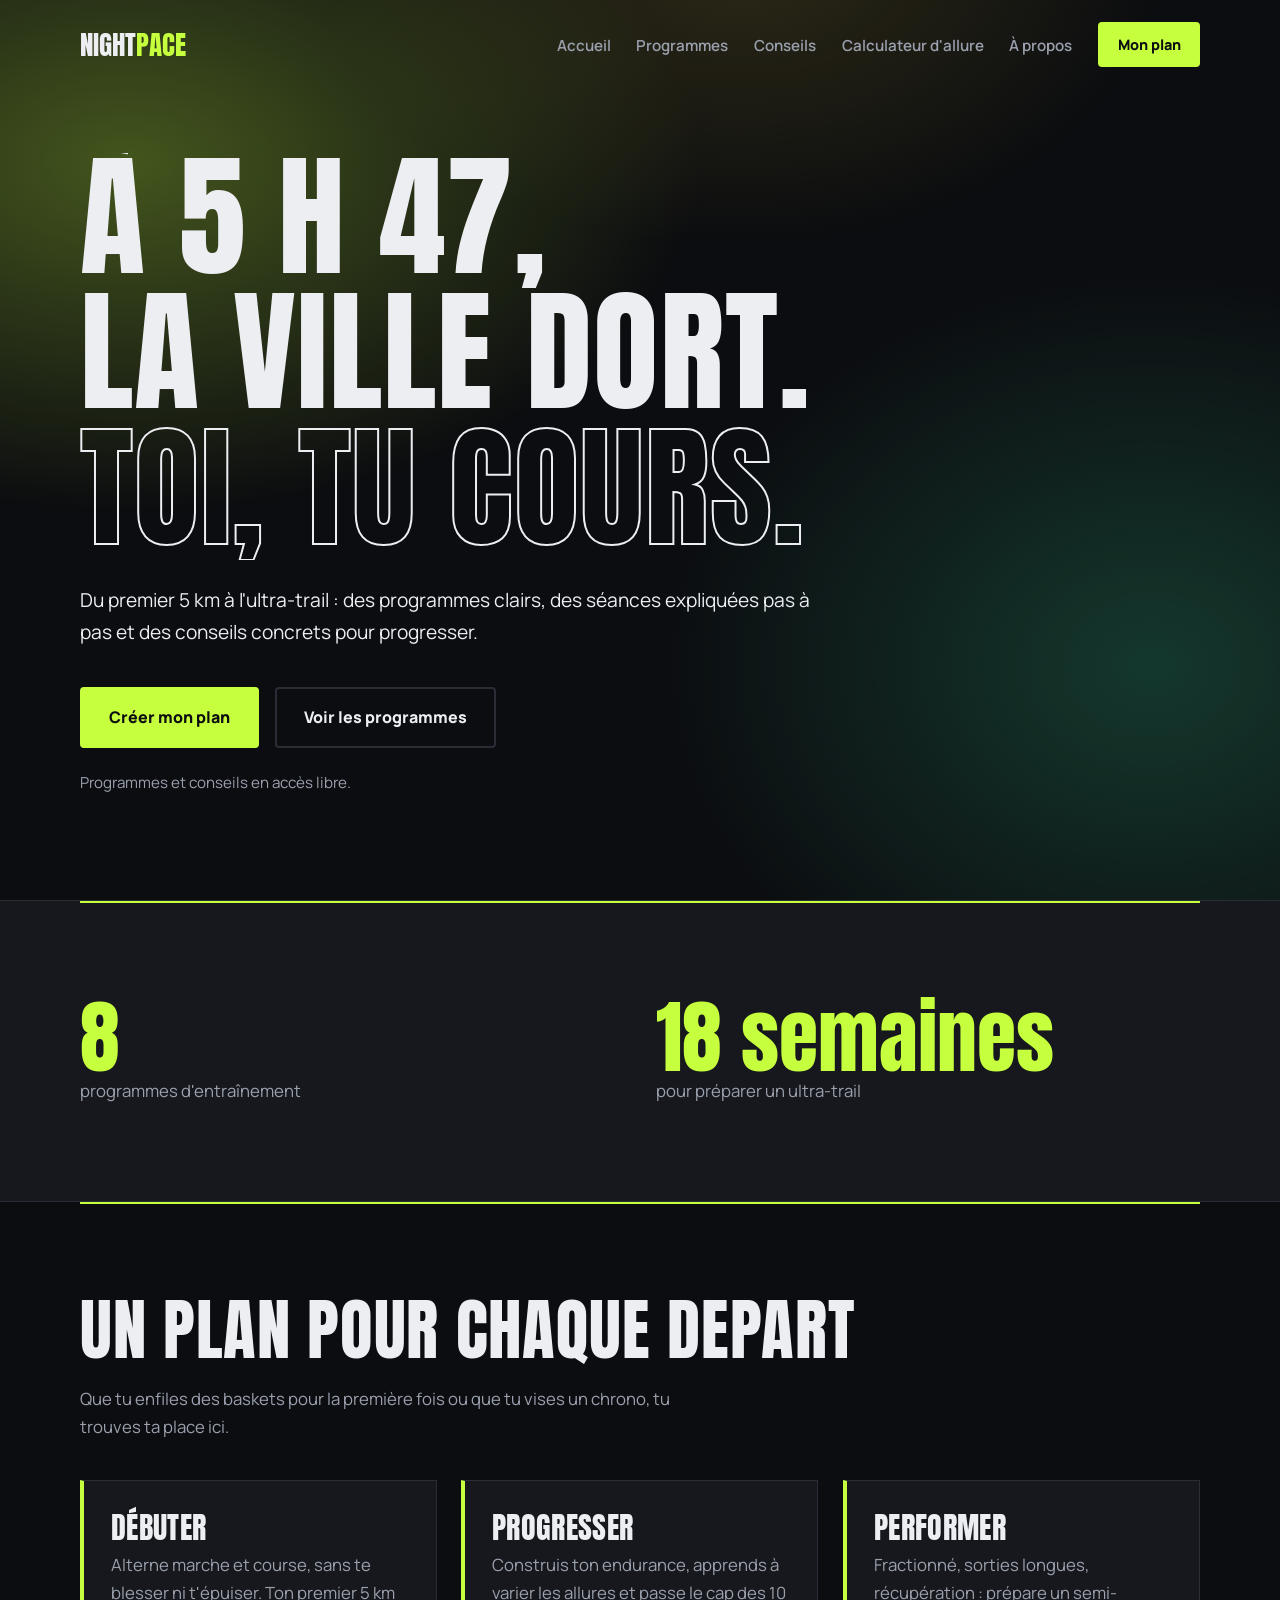
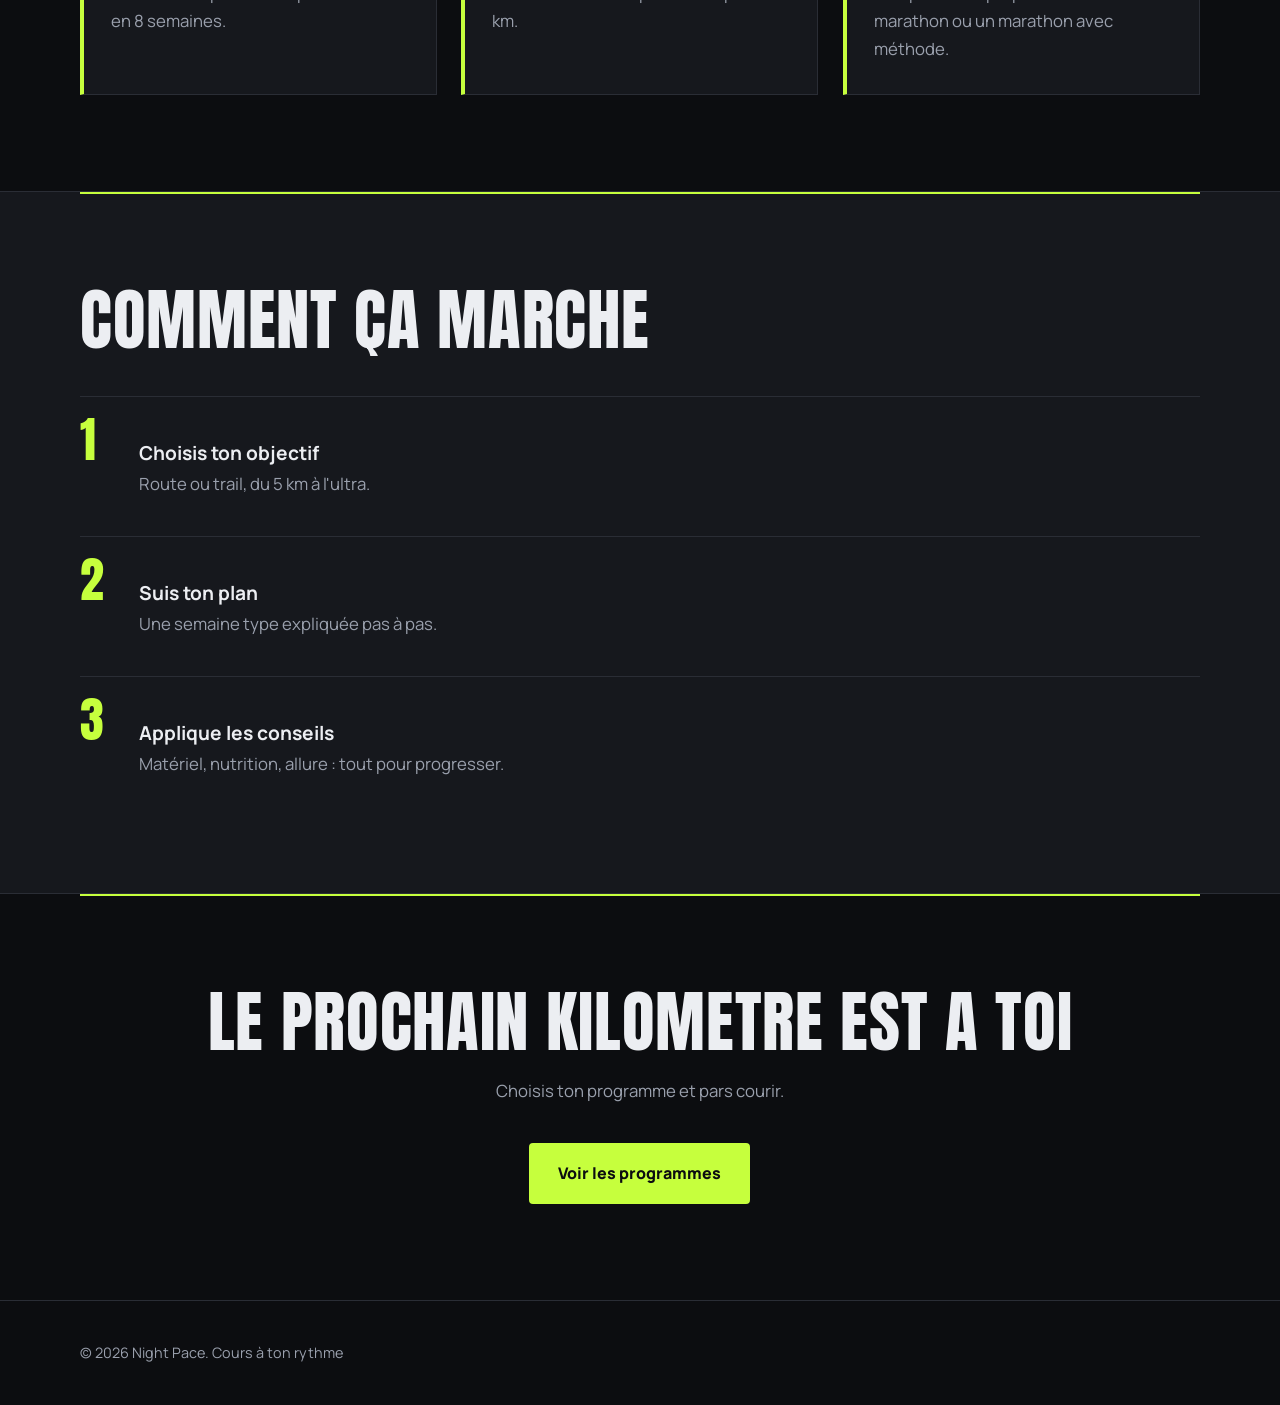
<file: index.html>
<!DOCTYPE html>
<html lang="fr">
<head>
<meta charset="utf-8">
<meta name="viewport" content="width=device-width, initial-scale=1">
<title>Night Pace – Cours quand la ville dort</title>
<meta name="description" content="Programmes d'entraînement et conseils pour courir à pied, du premier kilomètre à l'ultra-trail.">
<meta name="theme-color" content="#0c0d10">
<link rel="icon" href="data:image/svg+xml,%3Csvg xmlns='http://www.w3.org/2000/svg' viewBox='0 0 64 64'%3E%3Crect width='64' height='64' 
  rx='12' fill='%230c0d10'/%3E%3Cpath d='M18 48V16l28 32V16' fill='none' stroke='%23c6ff3d' stroke-width='7' stroke-linejoin='round'/%3E%3C/svg%3E">
<link rel="preconnect" href="https://fonts.googleapis.com">
<link rel="preconnect" href="https://fonts.gstatic.com" crossorigin>
<link href="https://fonts.googleapis.com/css2?family=Anton&family=Manrope:wght@400;600;800&display=swap" rel="stylesheet">
<link rel="stylesheet" href="style.css">
<script src="script.js" defer></script>
</head>
<body>
<header class="site-header">
  <div class="wrap">
    <a class="logo" href="index.html">Night<b>Pace</b></a>
    <nav>
      <a href="index.html">Accueil</a>
      <a href="programmes.html">Programmes</a>
      <a href="conseils.html">Conseils</a>
      <a href="allures.html">Calculateur d'allure</a>
      <a href="apropos.html">À propos</a>
      <a class="btn small magnet" href="generateur.html">Mon plan</a>
    </nav>
  </div>
</header>

<main>
  <section class="hero">
    <div class="glow" aria-hidden="true"></div>
    <div class="streak" aria-hidden="true"></div>
    <div class="wrap">
      <h1>
        <span class="mot"><span>À 5 h 47,</span></span>
        <span class="mot"><span>la ville dort.</span></span>
        <span class="mot ligne2"><span>Toi, tu cours.</span></span>
      </h1>
      <p class="lead">Du premier 5 km à l'ultra-trail : des programmes clairs, des séances expliquées pas à pas et des conseils concrets pour progresser.</p>
      <div class="actions">
        <a class="btn magnet" href="generateur.html">Créer mon plan</a>
        <a class="btn ghost magnet" href="programmes.html">Voir les programmes</a>
      </div>
      <p class="preuve">Programmes et conseils en accès libre.</p>
    </div>
  </section>

  <section class="bande">
    <div class="wrap chiffres">
      <div class="reveal"><strong data-count="9">9</strong><span>programmes d'entraînement</span></div>
      <div class="reveal"><strong data-count="20" data-suffix=" semaines">20 semaines</strong><span>pour préparer un ultra-trail</span></div>
    </div>
  </section>

  <section>
    <div class="wrap">
      <h2 class="reveal">Un plan pour chaque départ</h2>
      <p class="reveal">Que tu enfiles des baskets pour la première fois ou que tu vises un chrono, tu trouves ta place ici.</p>
      <div class="grille">
        <article class="carte reveal"><h3>Débuter</h3><p>Alterne marche et course, sans te blesser ni t'épuiser. Ton premier 5 km en 8 semaines.</p></article>
        <article class="carte reveal"><h3>Progresser</h3><p>Construis ton endurance, apprends à varier les allures et passe le cap des 10 km.</p></article>
        <article class="carte reveal"><h3>Performer</h3><p>Fractionné, sorties longues, récupération : prépare un semi-marathon ou un marathon avec méthode.</p></article>
      </div>
    </div>
  </section>

  <section class="bande">
    <div class="wrap">
      <h2 class="reveal">Comment ça marche</h2>
      <ol class="etapes">
        <li class="reveal"><div><strong>Choisis ton objectif</strong><span>Route ou trail, du 5 km à l'ultra.</span></div></li>
        <li class="reveal"><div><strong>Suis ton plan</strong><span>Une semaine type expliquée pas à pas.</span></div></li>
        <li class="reveal"><div><strong>Applique les conseils</strong><span>Matériel, nutrition, allure : tout pour progresser.</span></div></li>
      </ol>
    </div>
  </section>

  <section class="cta">
    <div class="wrap">
      <h2 class="reveal">Le prochain kilomètre est à toi</h2>
      <p class="reveal">Choisis ton programme et pars courir.</p>
      <div class="actions reveal"><a class="btn magnet" href="programmes.html">Voir les programmes</a></div>
    </div>
  </section>
</main>

<footer><div class="wrap">© 2026 Night Pace. Cours à ton rythme</div></footer>
</body>
</html>
</file>
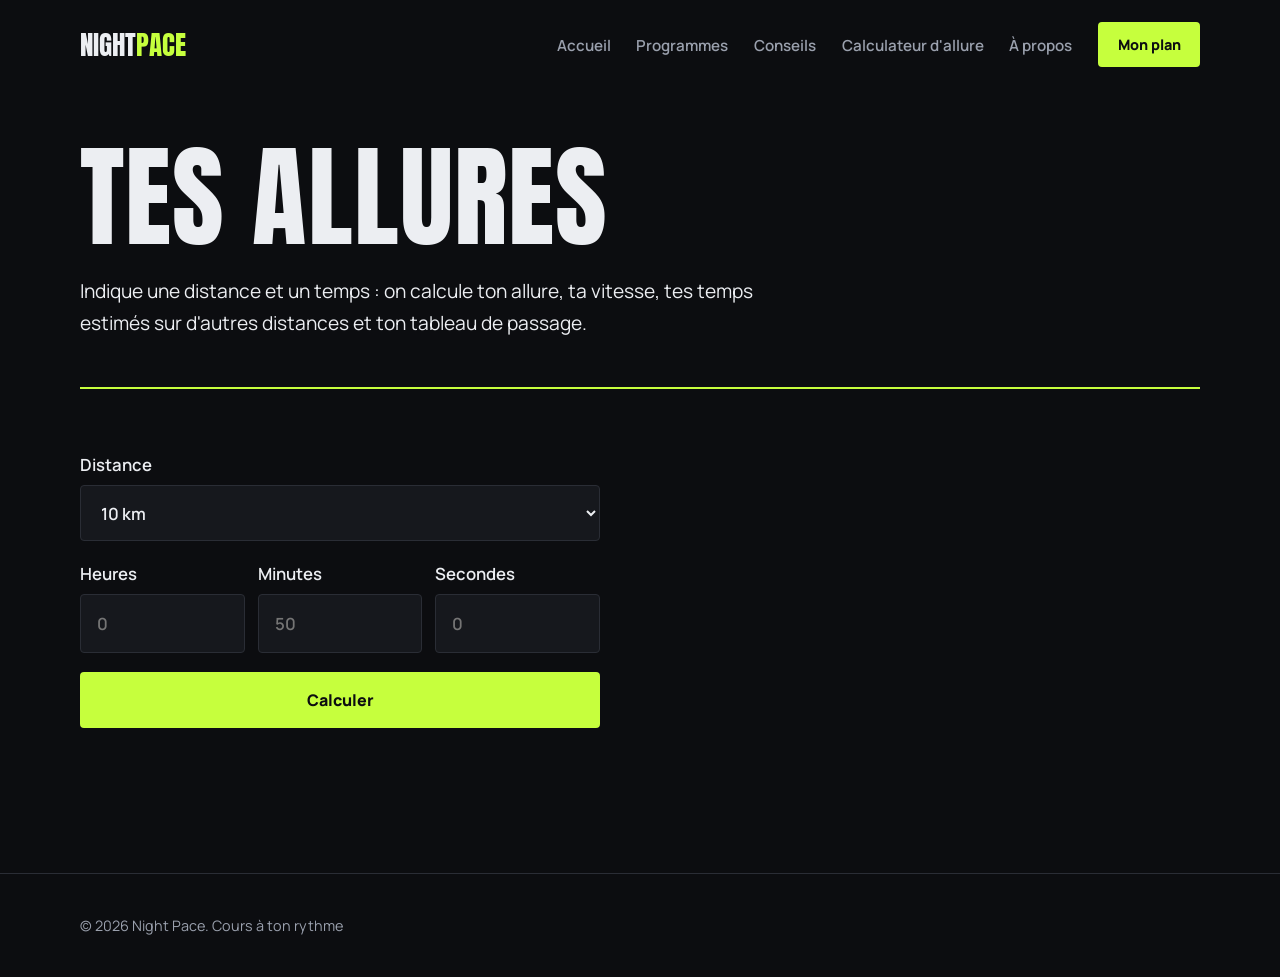
<file: allures.html>
<!DOCTYPE html>
<html lang="fr">
<head>
<meta charset="utf-8">
<meta name="viewport" content="width=device-width, initial-scale=1">
<title>Calculateur d'allure – Night Pace</title>
<meta name="description" content="Calcule ton allure, ta vitesse, tes temps estimés sur d'autres distances et ton tableau de passage.">
<meta name="theme-color" content="#0c0d10">
<link rel="icon" href="data:image/svg+xml,%3Csvg xmlns='http://www.w3.org/2000/svg' viewBox='0 0 64 64'%3E%3Crect width='64' height='64' rx='12' fill='%230c0d10'/%3E%3Cpath d='M18 48V16l28 32V16' fill='none' stroke='%23c6ff3d' stroke-width='7' stroke-linejoin='round'/%3E%3C/svg%3E">
<link rel="preconnect" href="https://fonts.googleapis.com">
<link rel="preconnect" href="https://fonts.gstatic.com" crossorigin>
<link href="https://fonts.googleapis.com/css2?family=Anton&family=Manrope:wght@400;600;800&display=swap" rel="stylesheet">
<link rel="stylesheet" href="style.css">
<script src="script.js" defer></script>
<script src="allures.js" defer></script>
</head>
<body>
<header class="site-header">
  <div class="wrap">
    <a class="logo" href="index.html">Night<b>Pace</b></a>
    <nav>
      <a href="index.html">Accueil</a>
      <a href="programmes.html">Programmes</a>
      <a href="conseils.html">Conseils</a>
      <a href="allures.html">Calculateur d'allure</a>
      <a href="apropos.html">À propos</a>
      <a class="btn small magnet" href="generateur.html">Mon plan</a>
    </nav>
  </div>
</header>

<main>
  <div class="page-titre wrap">
    <h1 style="font-size:clamp(3rem,9vw,7rem)">Tes allures</h1>
    <p class="lead">Indique une distance et un temps : on calcule ton allure, ta vitesse, tes temps estimés sur d'autres distances et ton tableau de passage.</p>
  </div>

  <section style="padding-top:2rem">
    <div class="wrap">
      <form id="allures">
        <label>Distance
          <select name="distance" required>
            <option value="5">5 km</option>
            <option value="10" selected>10 km</option>
            <option value="15">15 km</option>
            <option value="21.0975">Semi-marathon</option>
            <option value="42.195">Marathon</option>
            <option value="autre">Autre distance</option>
          </select>
        </label>
        <label id="autre" hidden>Distance en km
          <input type="number" name="km" min="0.1" max="500" step="any" inputmode="decimal" placeholder="12,5">
        </label>
        <div class="temps">
          <label>Heures<input type="number" name="h" min="0" max="99" inputmode="numeric" placeholder="0"></label>
          <label>Minutes<input type="number" name="min" min="0" max="59" inputmode="numeric" placeholder="50"></label>
          <label>Secondes<input type="number" name="s" min="0" max="59" inputmode="numeric" placeholder="0"></label>
        </div>
        <button class="btn magnet" type="submit">Calculer</button>
      </form>
      <p class="erreur" role="alert"></p>
      <div id="resultat"></div>
    </div>
  </section>
</main>

<footer><div class="wrap">© 2026 Night Pace. Cours à ton rythme</div></footer>
</body>
</html>
</file>
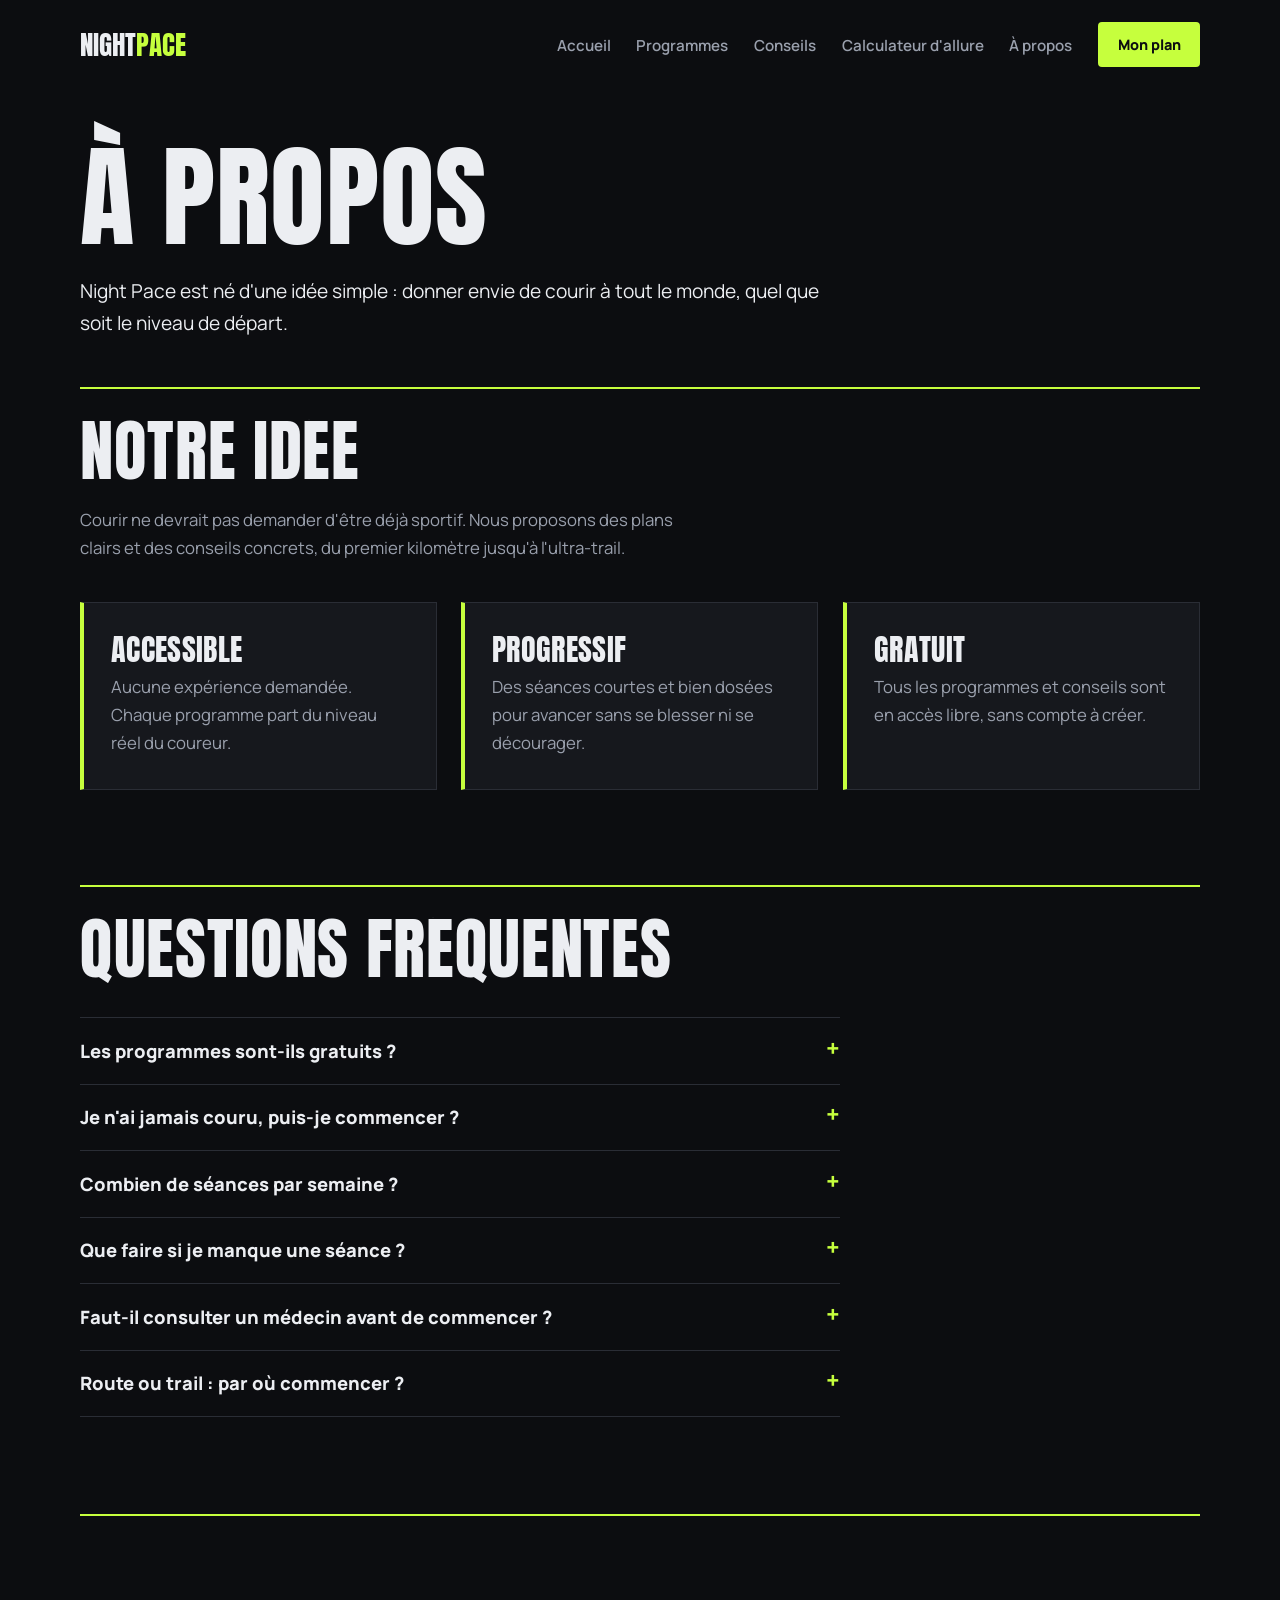
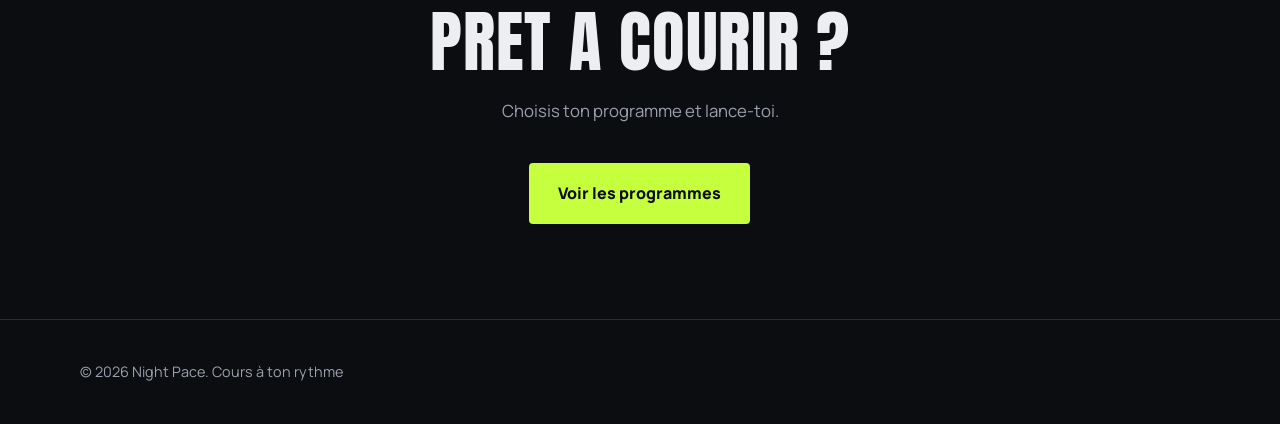
<file: apropos.html>
<!DOCTYPE html>
<html lang="fr">
<head>
<meta charset="utf-8">
<meta name="viewport" content="width=device-width, initial-scale=1">
<title>À propos – Night Pace</title>
<meta name="description" content="L'idée derrière Night Pace et les réponses aux questions les plus fréquentes sur la course à pied.">
<meta name="theme-color" content="#0c0d10">
<link rel="icon" href="data:image/svg+xml,%3Csvg xmlns='http://www.w3.org/2000/svg' viewBox='0 0 64 64'%3E%3Crect width='64' height='64' rx='12' fill='%230c0d10'/%3E%3Cpath d='M18 48V16l28 32V16' fill='none' stroke='%23c6ff3d' stroke-width='7' stroke-linejoin='round'/%3E%3C/svg%3E">
<link rel="preconnect" href="https://fonts.googleapis.com">
<link rel="preconnect" href="https://fonts.gstatic.com" crossorigin>
<link href="https://fonts.googleapis.com/css2?family=Anton&family=Manrope:wght@400;600;800&display=swap" rel="stylesheet">
<link rel="stylesheet" href="style.css">
<script src="script.js" defer></script>
</head>
<body>
<header class="site-header">
  <div class="wrap">
    <a class="logo" href="index.html">Night<b>Pace</b></a>
    <nav>
      <a href="index.html">Accueil</a>
      <a href="programmes.html">Programmes</a>
      <a href="conseils.html">Conseils</a>
      <a href="allures.html">Calculateur d'allure</a>
      <a href="apropos.html">À propos</a>
      <a class="btn small magnet" href="generateur.html">Mon plan</a>
    </nav>
  </div>
</header>

<main>
  <div class="page-titre wrap">
    <h1 style="font-size:clamp(3rem,9vw,7rem)">À propos</h1>
    <p class="lead">Night Pace est né d'une idée simple : donner envie de courir à tout le monde, quel que soit le niveau de départ.</p>
  </div>

  <section style="padding-top:2rem">
    <div class="wrap">
      <h2 class="reveal">Notre idée</h2>
      <p class="reveal">Courir ne devrait pas demander d'être déjà sportif. Nous proposons des plans clairs et des conseils concrets, du premier kilomètre jusqu'à l'ultra-trail.</p>
      <div class="grille">
        <article class="carte reveal"><h3>Accessible</h3><p>Aucune expérience demandée. Chaque programme part du niveau réel du coureur.</p></article>
        <article class="carte reveal"><h3>Progressif</h3><p>Des séances courtes et bien dosées pour avancer sans se blesser ni se décourager.</p></article>
        <article class="carte reveal"><h3>Gratuit</h3><p>Tous les programmes et conseils sont en accès libre, sans compte à créer.</p></article>
      </div>
    </div>
  </section>

  <section style="padding-top:2rem">
    <div class="wrap">
      <h2 class="reveal">Questions fréquentes</h2>
      <div class="faq reveal">
        <details>
          <summary>Les programmes sont-ils gratuits ?</summary>
          <p>Oui, tous les programmes et conseils sont en accès libre, sans compte à créer.</p>
        </details>
        <details>
          <summary>Je n'ai jamais couru, puis-je commencer ?</summary>
          <p>Bien sûr. Le programme « Premier 5 km » alterne marche et course sur 8 semaines, pour te lancer en douceur.</p>
        </details>
        <details>
          <summary>Combien de séances par semaine ?</summary>
          <p>Entre 3 et 5 selon le programme. Les plans de débutants sont les plus légers, ceux de marathon et d'ultra-trail les plus chargés.</p>
        </details>
        <details>
          <summary>Que faire si je manque une séance ?</summary>
          <p>Reprends simplement à la séance suivante. Ne rattrape pas en doublant les efforts : c'est la régularité qui fait progresser.</p>
        </details>
        <details>
          <summary>Faut-il consulter un médecin avant de commencer ?</summary>
          <p>C'est recommandé si tu reprends le sport après une longue pause ou si tu as un doute sur ta santé. Un bilan médical est vivement conseillé avant un marathon ou un ultra-trail.</p>
        </details>
        <details>
          <summary>Route ou trail : par où commencer ?</summary>
          <p>Si tu débutes, commence par la route avec le 5 km. Tu pourras passer au trail une fois à l'aise sur 10 km.</p>
        </details>
      </div>
    </div>
  </section>

  <section class="cta">
    <div class="wrap">
      <h2 class="reveal">Prêt à courir ?</h2>
      <p class="reveal">Choisis ton programme et lance-toi.</p>
      <div class="actions reveal"><a class="btn magnet" href="programmes.html">Voir les programmes</a></div>
    </div>
  </section>
</main>

<footer><div class="wrap">© 2026 Night Pace. Cours à ton rythme</div></footer>
</body>
</html>
</file>
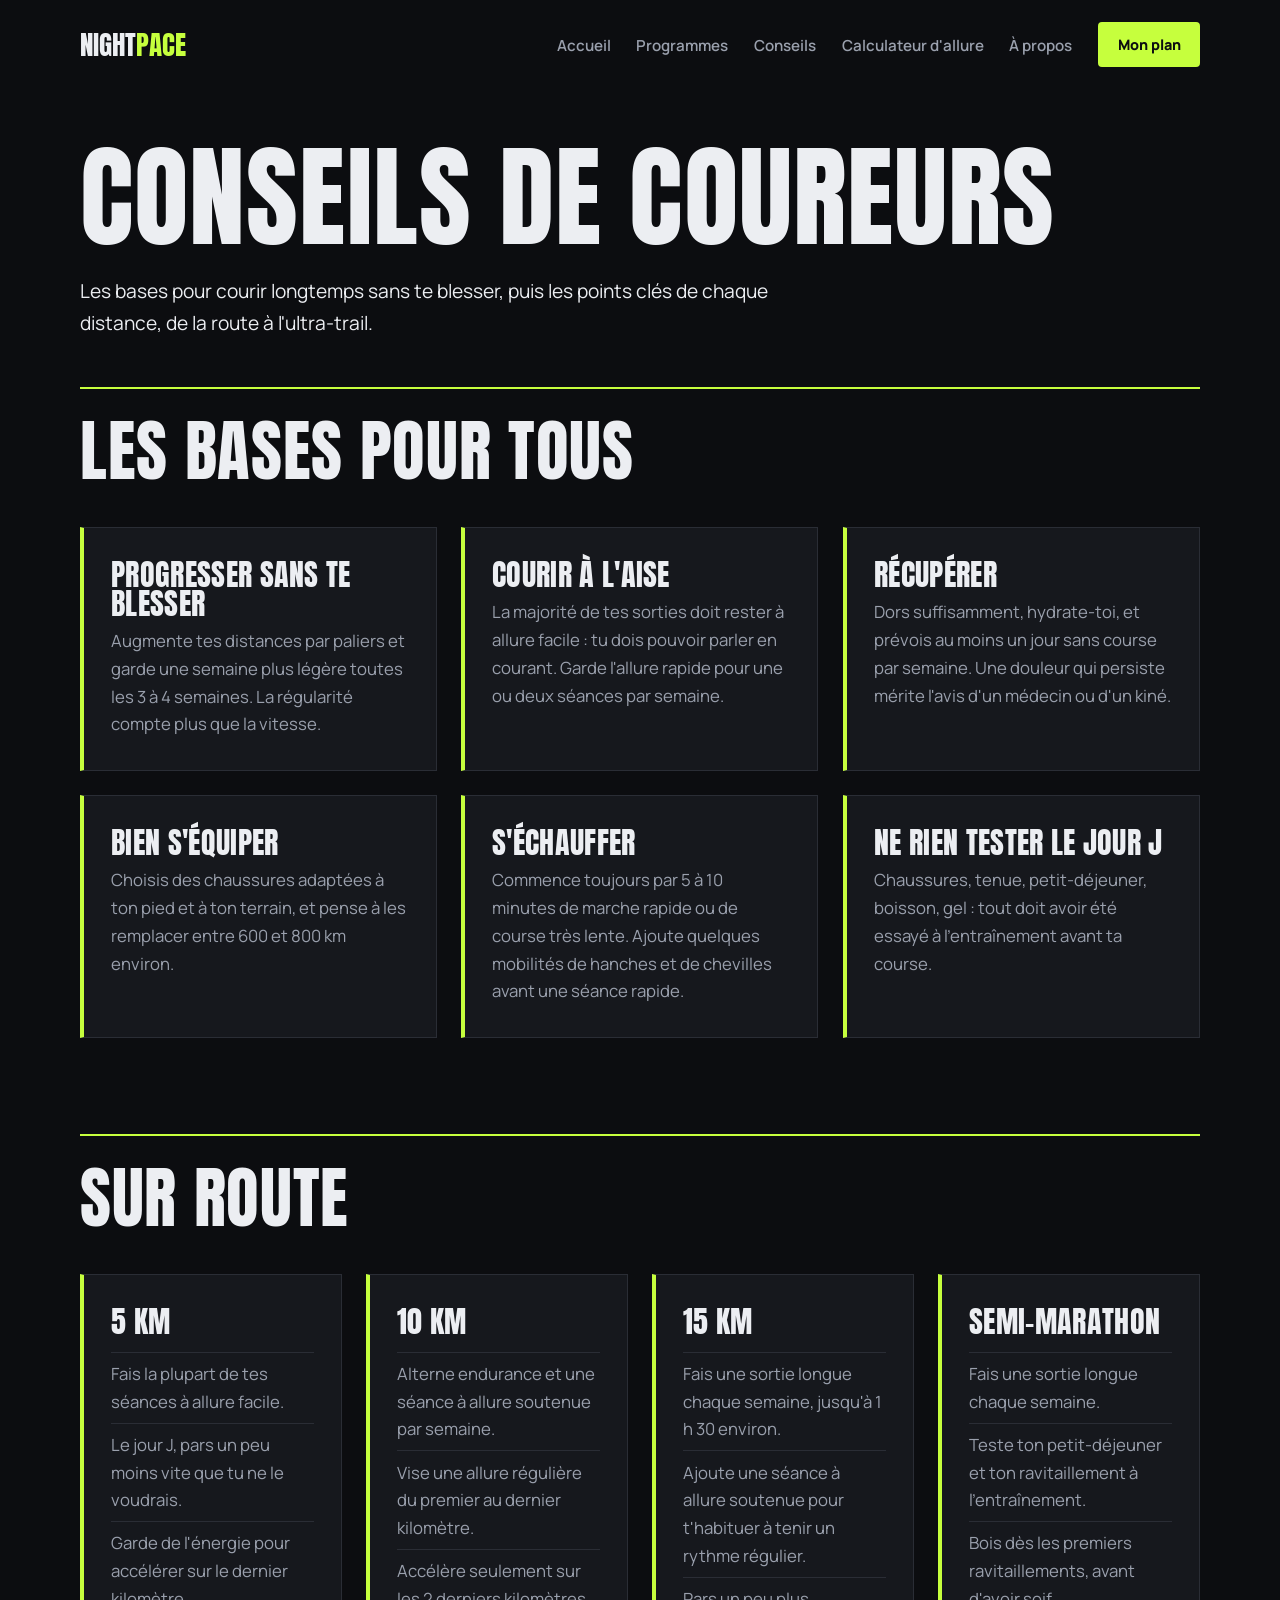
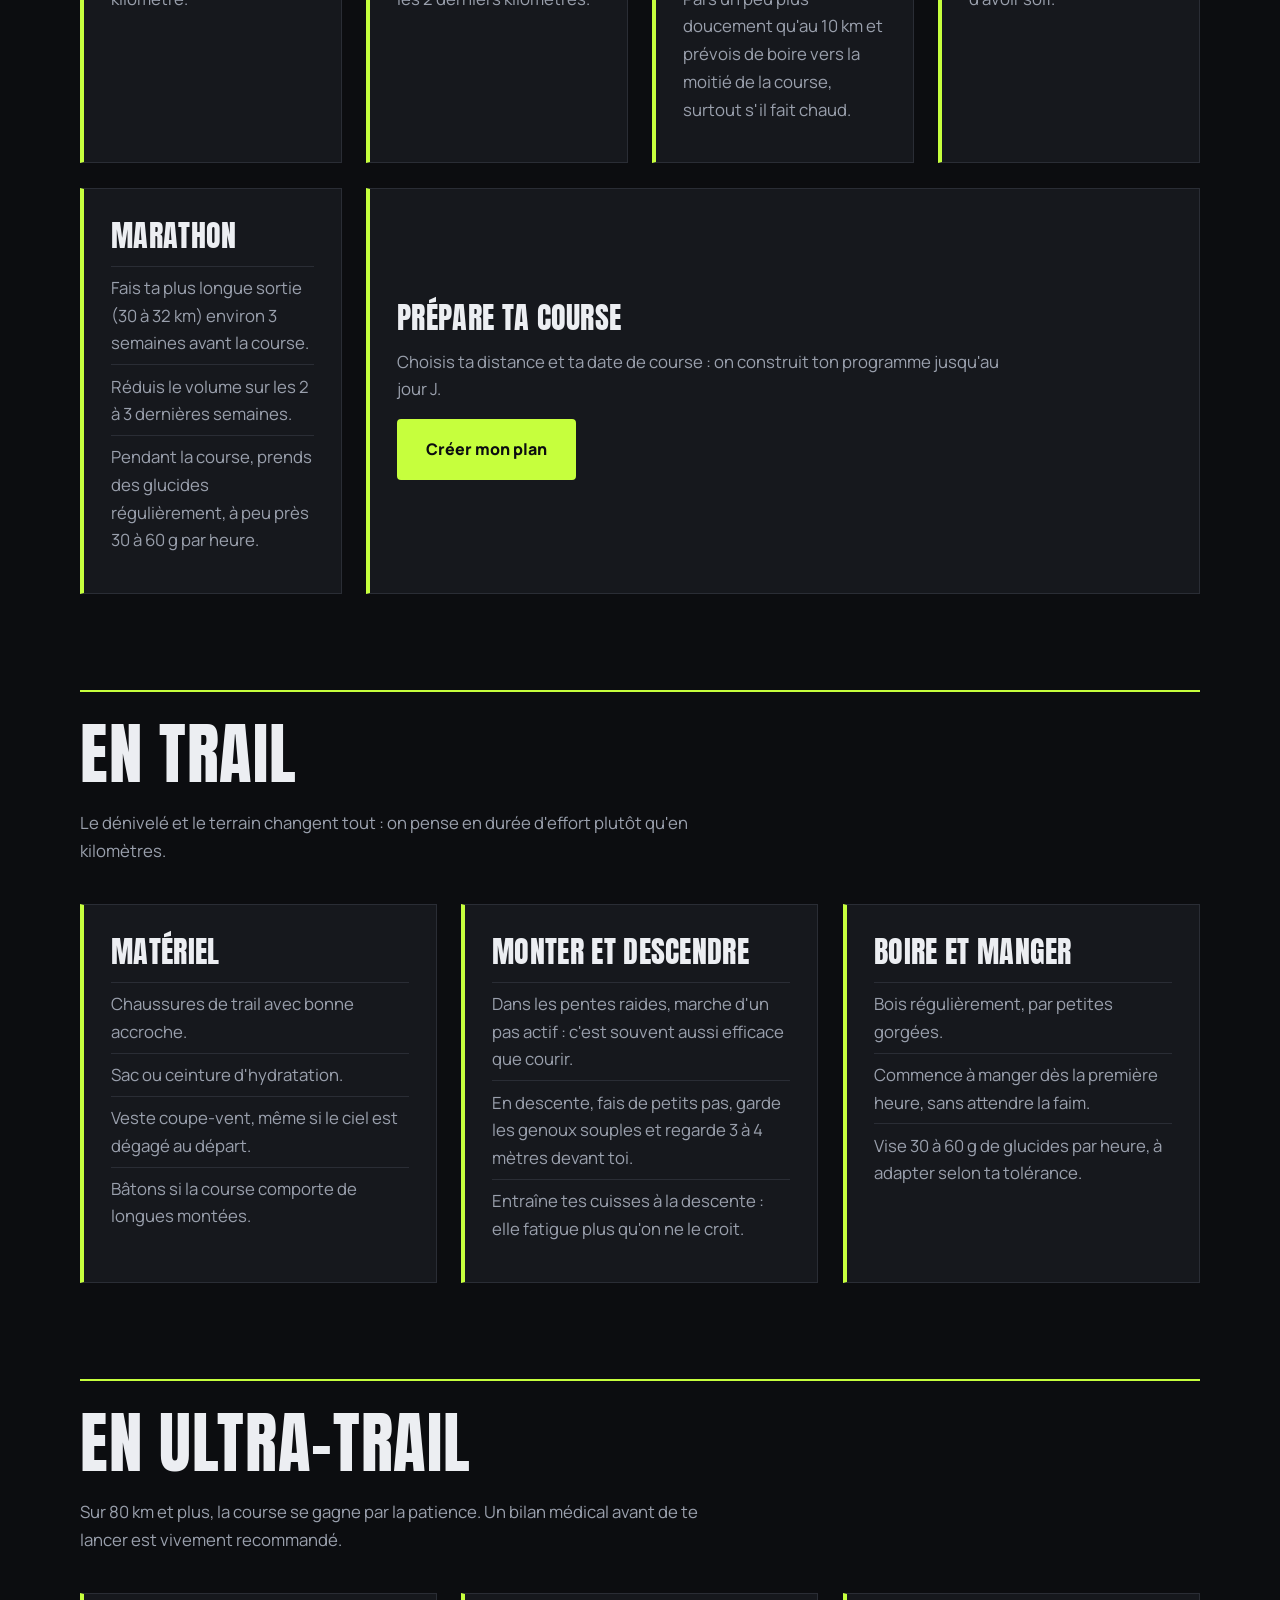
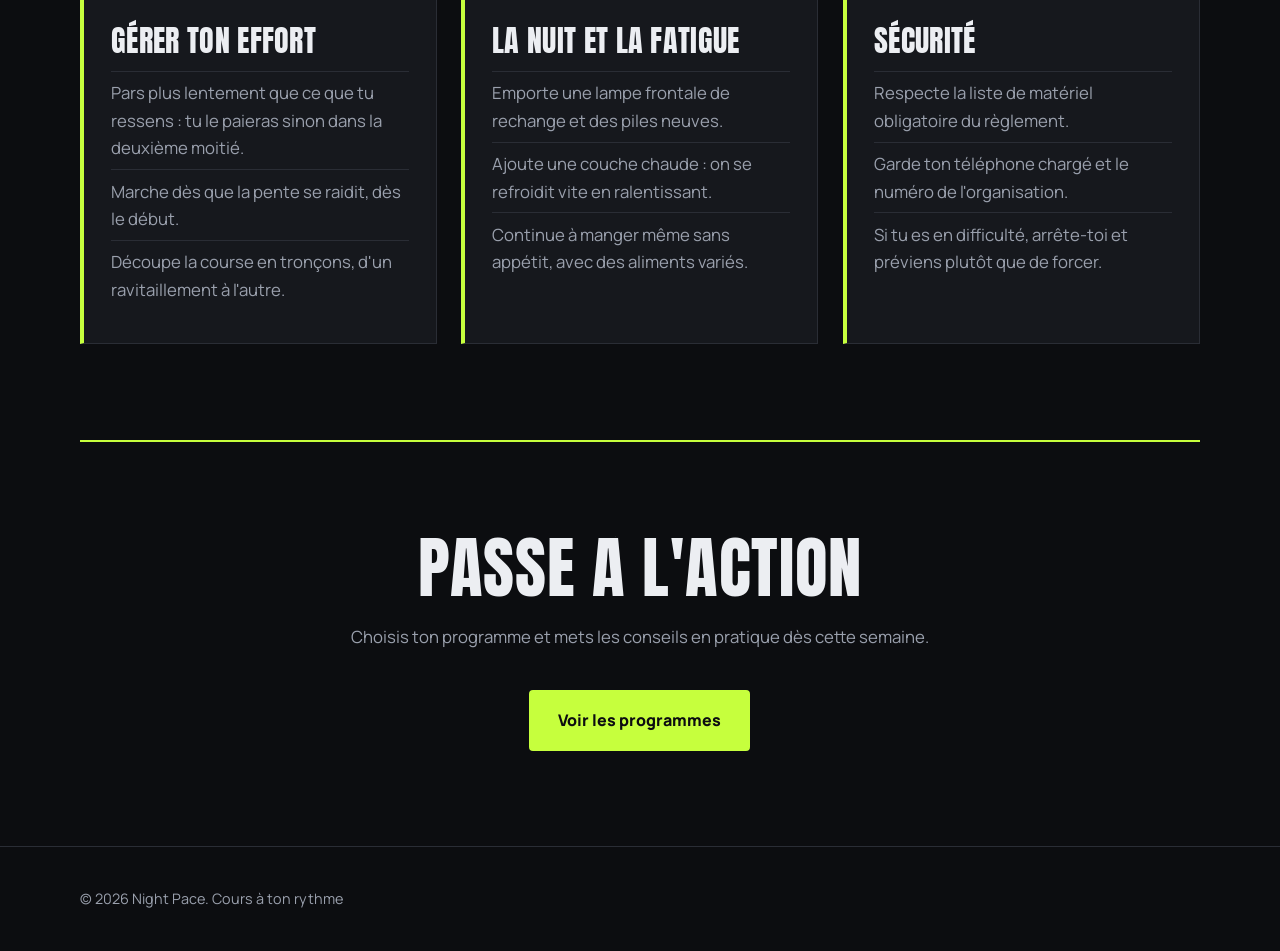
<file: conseils.html>
<!DOCTYPE html>
<html lang="fr">
<head>
<meta charset="utf-8">
<meta name="viewport" content="width=device-width, initial-scale=1">
<title>Conseils – Night Pace</title>
<meta name="description" content="Conseils de course à pied : bases pour tous, 5 km, 10 km, semi-marathon, marathon, trail et ultra-trail.">
<meta name="theme-color" content="#0c0d10">
<link rel="icon" href="data:image/svg+xml,%3Csvg xmlns='http://www.w3.org/2000/svg' viewBox='0 0 64 64'%3E%3Crect width='64' height='64' rx='12' fill='%230c0d10'/%3E%3Cpath d='M18 48V16l28 32V16' fill='none' stroke='%23c6ff3d' stroke-width='7' stroke-linejoin='round'/%3E%3C/svg%3E">
<link rel="preconnect" href="https://fonts.googleapis.com">
<link rel="preconnect" href="https://fonts.gstatic.com" crossorigin>
<link href="https://fonts.googleapis.com/css2?family=Anton&family=Manrope:wght@400;600;800&display=swap" rel="stylesheet">
<link rel="stylesheet" href="style.css">
<script src="script.js" defer></script>
</head>
<body>
<header class="site-header">
  <div class="wrap">
    <a class="logo" href="index.html">Night<b>Pace</b></a>
    <nav>
      <a href="index.html">Accueil</a>
      <a href="programmes.html">Programmes</a>
      <a href="conseils.html">Conseils</a>
      <a href="allures.html">Calculateur d'allure</a>
      <a href="apropos.html">À propos</a>
      <a class="btn small magnet" href="generateur.html">Mon plan</a>
    </nav>
  </div>
</header>

<main>
  <div class="page-titre wrap">
    <h1 style="font-size:clamp(3rem,9vw,7rem)">Conseils de coureurs</h1>
    <p class="lead">Les bases pour courir longtemps sans te blesser, puis les points clés de chaque distance, de la route à l'ultra-trail.</p>
  </div>

  <section style="padding-top:2rem">
    <div class="wrap">
      <h2 class="reveal">Les bases pour tous</h2>
      <div class="grille">
        <article class="carte reveal">
          <h3>Progresser sans te blesser</h3>
          <p>Augmente tes distances par paliers et garde une semaine plus légère toutes les 3 à 4 semaines. La régularité compte plus que la vitesse.</p>
        </article>
        <article class="carte reveal">
          <h3>Courir à l'aise</h3>
          <p>La majorité de tes sorties doit rester à allure facile : tu dois pouvoir parler en courant. Garde l'allure rapide pour une ou deux séances par semaine.</p>
        </article>
        <article class="carte reveal">
          <h3>Récupérer</h3>
          <p>Dors suffisamment, hydrate-toi, et prévois au moins un jour sans course par semaine. Une douleur qui persiste mérite l'avis d'un médecin ou d'un kiné.</p>
        </article>
        <article class="carte reveal">
          <h3>Bien s'équiper</h3>
          <p>Choisis des chaussures adaptées à ton pied et à ton terrain, et pense à les remplacer entre 600 et 800 km environ.</p>
        </article>
        <article class="carte reveal">
          <h3>S'échauffer</h3>
          <p>Commence toujours par 5 à 10 minutes de marche rapide ou de course très lente. Ajoute quelques mobilités de hanches et de chevilles avant une séance rapide.</p>
        </article>
        <article class="carte reveal">
          <h3>Ne rien tester le jour J</h3>
          <p>Chaussures, tenue, petit-déjeuner, boisson, gel : tout doit avoir été essayé à l'entraînement avant ta course.</p>
        </article>
      </div>
    </div>
  </section>

  <section style="padding-top:2rem">
    <div class="wrap">
      <h2 class="reveal">Sur route</h2>
      <div class="grille prog">
        <article class="carte reveal">
          <h3>5 km</h3>
          <ul>
            <li>Fais la plupart de tes séances à allure facile.</li>
            <li>Le jour J, pars un peu moins vite que tu ne le voudrais.</li>
            <li>Garde de l'énergie pour accélérer sur le dernier kilomètre.</li>
          </ul>
        </article>
        <article class="carte reveal">
          <h3>10 km</h3>
          <ul>
            <li>Alterne endurance et une séance à allure soutenue par semaine.</li>
            <li>Vise une allure régulière du premier au dernier kilomètre.</li>
            <li>Accélère seulement sur les 2 derniers kilomètres.</li>
          </ul>
        </article>
        <article class="carte reveal">
          <h3>15 km</h3>
          <ul>
            <li>Fais une sortie longue chaque semaine, jusqu'à 1 h 30 environ.</li>
            <li>Ajoute une séance à allure soutenue pour t'habituer à tenir un rythme régulier.</li>
            <li>Pars un peu plus doucement qu'au 10 km et prévois de boire vers la moitié de la course, surtout s'il fait chaud.</li>
          </ul>
        </article>
        <article class="carte reveal">
          <h3>Semi-marathon</h3>
          <ul>
            <li>Fais une sortie longue chaque semaine.</li>
            <li>Teste ton petit-déjeuner et ton ravitaillement à l'entraînement.</li>
            <li>Bois dès les premiers ravitaillements, avant d'avoir soif.</li>
          </ul>
        </article>
        <article class="carte reveal">
          <h3>Marathon</h3>
          <ul>
            <li>Fais ta plus longue sortie (30 à 32 km) environ 3 semaines avant la course.</li>
            <li>Réduis le volume sur les 2 à 3 dernières semaines.</li>
            <li>Pendant la course, prends des glucides régulièrement, à peu près 30 à 60 g par heure.</li>
          </ul>
        </article>
        <article class="carte plan-perso reveal">
          <h3>Prépare ta course</h3>
          <p>Choisis ta distance et ta date de course : on construit ton programme jusqu'au jour J.</p>
          <a class="btn magnet" href="generateur.html">Créer mon plan</a>
        </article>
      </div>
    </div>
  </section>

  <section style="padding-top:2rem">
    <div class="wrap">
      <h2 class="reveal">En trail</h2>
      <p class="reveal">Le dénivelé et le terrain changent tout : on pense en durée d'effort plutôt qu'en kilomètres.</p>
      <div class="grille">
        <article class="carte reveal">
          <h3>Matériel</h3>
          <ul>
            <li>Chaussures de trail avec bonne accroche.</li>
            <li>Sac ou ceinture d'hydratation.</li>
            <li>Veste coupe-vent, même si le ciel est dégagé au départ.</li>
            <li>Bâtons si la course comporte de longues montées.</li>
          </ul>
        </article>
        <article class="carte reveal">
          <h3>Monter et descendre</h3>
          <ul>
            <li>Dans les pentes raides, marche d'un pas actif : c'est souvent aussi efficace que courir.</li>
            <li>En descente, fais de petits pas, garde les genoux souples et regarde 3 à 4 mètres devant toi.</li>
            <li>Entraîne tes cuisses à la descente : elle fatigue plus qu'on ne le croit.</li>
          </ul>
        </article>
        <article class="carte reveal">
          <h3>Boire et manger</h3>
          <ul>
            <li>Bois régulièrement, par petites gorgées.</li>
            <li>Commence à manger dès la première heure, sans attendre la faim.</li>
            <li>Vise 30 à 60 g de glucides par heure, à adapter selon ta tolérance.</li>
          </ul>
        </article>
      </div>
    </div>
  </section>

  <section style="padding-top:2rem">
    <div class="wrap">
      <h2 class="reveal">En ultra-trail</h2>
      <p class="reveal">Sur 80 km et plus, la course se gagne par la patience. Un bilan médical avant de te lancer est vivement recommandé.</p>
      <div class="grille">
        <article class="carte reveal">
          <h3>Gérer ton effort</h3>
          <ul>
            <li>Pars plus lentement que ce que tu ressens : tu le paieras sinon dans la deuxième moitié.</li>
            <li>Marche dès que la pente se raidit, dès le début.</li>
            <li>Découpe la course en tronçons, d'un ravitaillement à l'autre.</li>
          </ul>
        </article>
        <article class="carte reveal">
          <h3>La nuit et la fatigue</h3>
          <ul>
            <li>Emporte une lampe frontale de rechange et des piles neuves.</li>
            <li>Ajoute une couche chaude : on se refroidit vite en ralentissant.</li>
            <li>Continue à manger même sans appétit, avec des aliments variés.</li>
          </ul>
        </article>
        <article class="carte reveal">
          <h3>Sécurité</h3>
          <ul>
            <li>Respecte la liste de matériel obligatoire du règlement.</li>
            <li>Garde ton téléphone chargé et le numéro de l'organisation.</li>
            <li>Si tu es en difficulté, arrête-toi et préviens plutôt que de forcer.</li>
          </ul>
        </article>
      </div>
    </div>
  </section>

  <section class="cta">
    <div class="wrap">
      <h2 class="reveal">Passe à l'action</h2>
      <p class="reveal">Choisis ton programme et mets les conseils en pratique dès cette semaine.</p>
      <div class="actions reveal">
        <a class="btn magnet" href="programmes.html">Voir les programmes</a>
      </div>
    </div>
  </section>
</main>
  
<footer><div class="wrap">© 2026 Night Pace. Cours à ton rythme</div></footer>
</body>
</html>
</file>
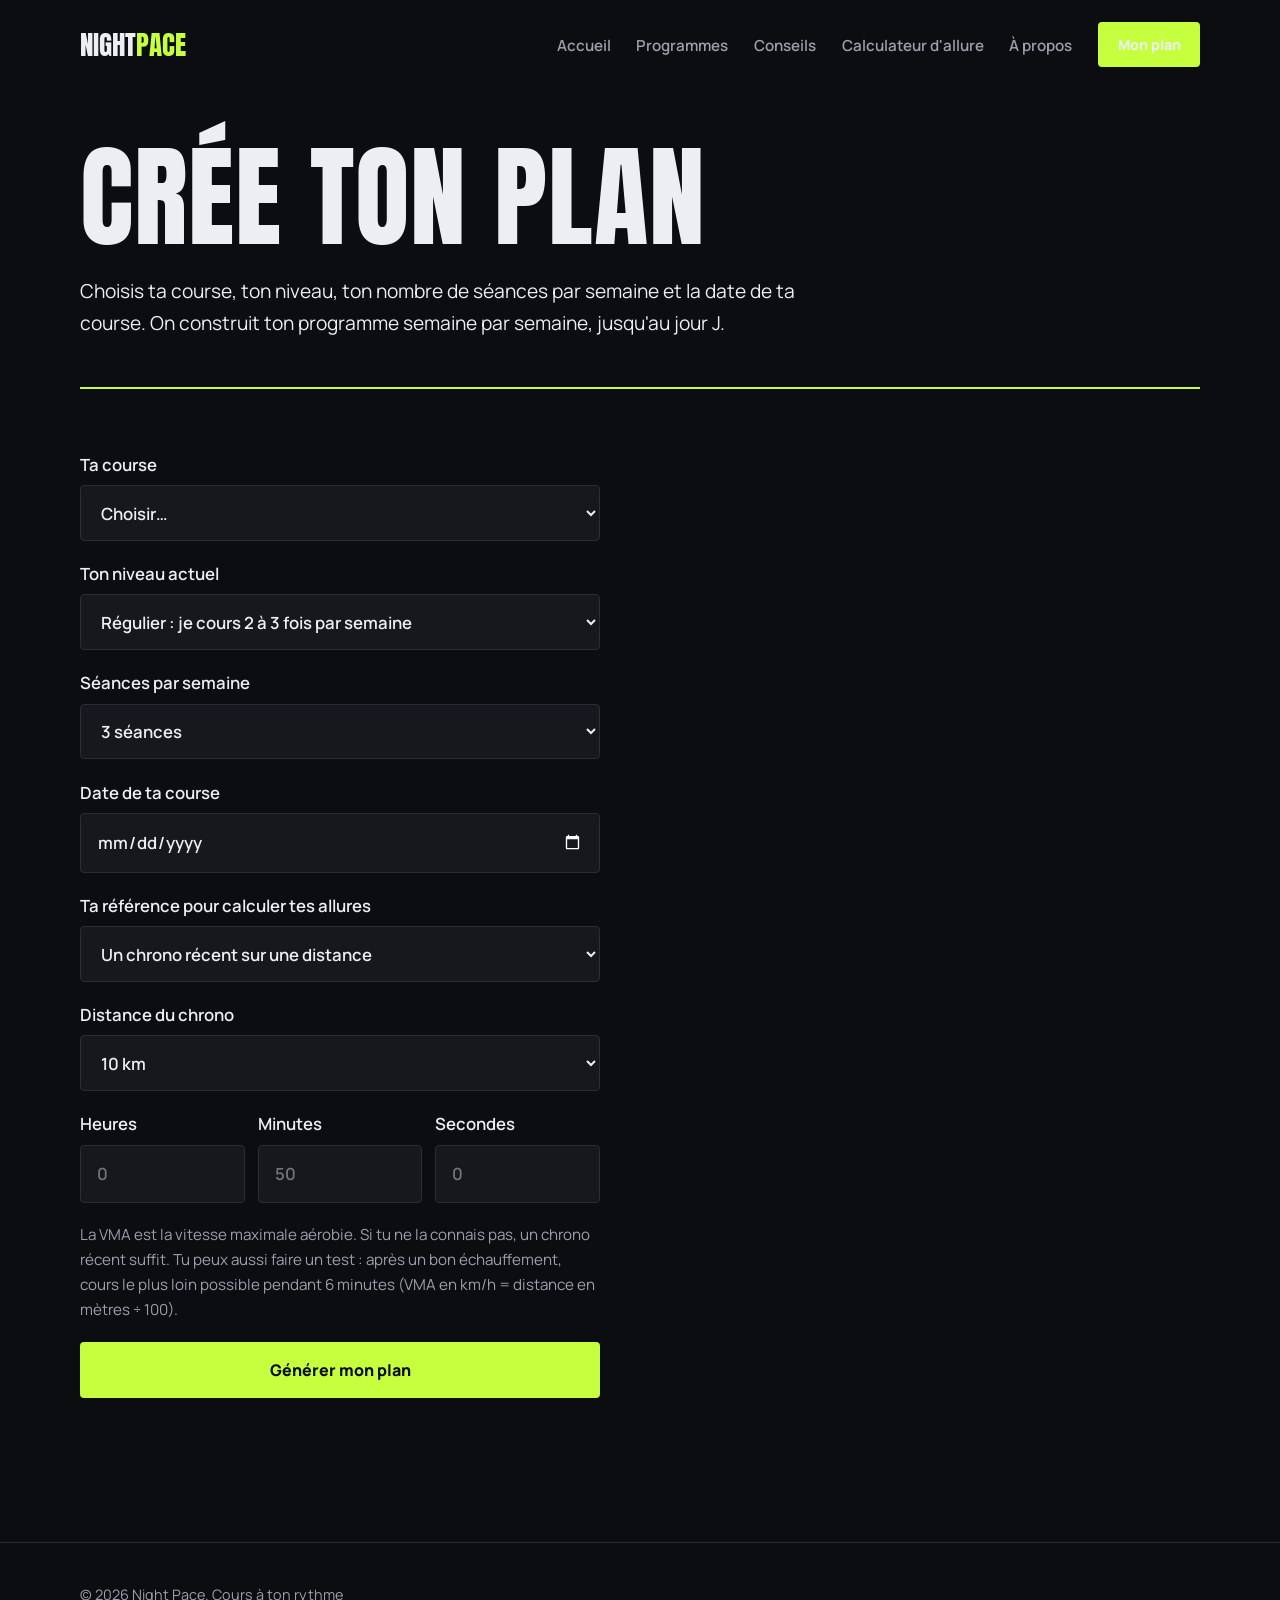
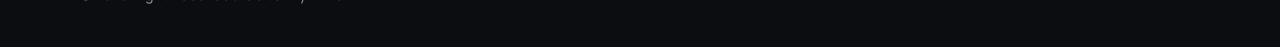
<file: generateur.html>
<!DOCTYPE html>
<html lang="fr">
<head>
<meta charset="utf-8">
<meta name="viewport" content="width=device-width, initial-scale=1">
<title>Mon plan – Night Pace</title>
<meta name="description" content="Crée ton plan d'entraînement personnalisé jusqu'à ta course : distance, séances par semaine et date de course.">
<meta name="theme-color" content="#0c0d10">
<link rel="icon" href="data:image/svg+xml,%3Csvg xmlns='http://www.w3.org/2000/svg' viewBox='0 0 64 64'%3E%3Crect width='64' height='64' rx='12' fill='%230c0d10'/%3E%3Cpath d='M18 48V16l28 32V16' fill='none' stroke='%23c6ff3d' stroke-width='7' stroke-linejoin='round'/%3E%3C/svg%3E">
<link rel="preconnect" href="https://fonts.googleapis.com">
<link rel="preconnect" href="https://fonts.gstatic.com" crossorigin>
<link href="https://fonts.googleapis.com/css2?family=Anton&family=Manrope:wght@400;600;800&display=swap" rel="stylesheet">
<link rel="stylesheet" href="style.css">
<script src="script.js" defer></script>
<script src="plan.js" defer></script>
</head>
<body>
<header class="site-header">
  <div class="wrap">
    <a class="logo" href="index.html">Night<b>Pace</b></a>
    <nav>
      <a href="index.html">Accueil</a>
      <a href="programmes.html">Programmes</a>
      <a href="conseils.html">Conseils</a>
      <a href="allures.html">Calculateur d'allure</a>
      <a href="apropos.html">À propos</a>
      <a class="btn small magnet" href="generateur.html" aria-current="page">Mon plan</a>
    </nav>
  </div>
</header>

<main>
  <div class="page-titre wrap">
    <h1 style="font-size:clamp(3rem,9vw,7rem)">Crée ton plan</h1>
    <p class="lead">Choisis ta course, ton niveau, ton nombre de séances par semaine et la date de ta course. On construit ton programme semaine par semaine, jusqu'au jour J.</p>
  </div>

  <section style="padding-top:2rem">
    <div class="wrap">
            <form id="generateur">
        <label>Ta course
          <select name="course" required>
            <option value="">Choisir…</option>
            <option value="5">5 km</option>
            <option value="10">10 km</option>
            <option value="15">15 km</option>
            <option value="21">Semi-marathon</option>
            <option value="42">Marathon</option>
            <option value="td">Trail découverte 10-15 km</option>
            <option value="t25">Trail 20-30 km</option>
            <option value="t50">Trail 40-60 km</option>
            <option value="u100">Ultra-trail 80 km et plus</option>
          </select>
        </label>
        <label>Ton niveau actuel
          <select name="niveau" required>
            <option value="debutant">Débutant : je cours depuis moins de 6 mois</option>
            <option value="inter" selected>Régulier : je cours 2 à 3 fois par semaine</option>
            <option value="confirme">Confirmé : 3 fois par semaine ou plus, depuis plus d'un an</option>
          </select>
        </label>
        <label>Séances par semaine
          <select name="seances" required>
            <option value="2">2 séances</option>
            <option value="3" selected>3 séances</option>
            <option value="4">4 séances</option>
            <option value="5">5 séances</option>
            <option value="6">6 séances</option>
          </select>
        </label>
        <label>Date de ta course
          <input type="date" name="date" required>
        </label>

        <label>Ta référence pour calculer tes allures
          <select name="reference">
            <option value="chrono" selected>Un chrono récent sur une distance</option>
            <option value="vma">Ma VMA (en km/h)</option>
            <option value="test">Un test de 6 minutes</option>
            <option value="aucune">Je n'ai pas de référence</option>
          </select>
        </label>
        <div id="bloc-chrono">
          <label>Distance du chrono
            <select name="refdist">
              <option value="5">5 km</option>
              <option value="10" selected>10 km</option>
              <option value="15">15 km</option>
              <option value="21.0975">Semi-marathon</option>
              <option value="42.195">Marathon</option>
            </select>
          </label>
          <div class="temps">
            <label>Heures<input type="number" name="rh" min="0" max="9" inputmode="numeric" placeholder="0"></label>
            <label>Minutes<input type="number" name="rmin" min="0" max="59" inputmode="numeric" placeholder="50"></label>
            <label>Secondes<input type="number" name="rs" min="0" max="59" inputmode="numeric" placeholder="0"></label>
          </div>
        </div>
        <label id="bloc-vma" hidden>Ta VMA (km/h)
          <input type="number" name="vma" min="8" max="25" step="0.1" inputmode="decimal" placeholder="15">
        </label>
        <label id="bloc-test" hidden>Distance parcourue en 6 minutes (mètres)
          <input type="number" name="test6" min="800" max="2500" inputmode="numeric" placeholder="1700">
        </label>
        <p class="aide">La VMA est la vitesse maximale aérobie. Si tu ne la connais pas, un chrono récent suffit. Tu peux aussi faire un test : après un bon échauffement, cours le plus loin possible pendant 6 minutes (VMA en km/h = distance en mètres ÷ 100).</p>

        <button class="btn magnet" type="submit">Générer mon plan</button>
      </form>
      <p class="erreur" role="alert"></p>
      <div id="resultat"></div>
    </div>
  </section>
</main>

<footer><div class="wrap">© 2026 Night Pace. Cours à ton rythme</div></footer>
</body>
</html>
</file>
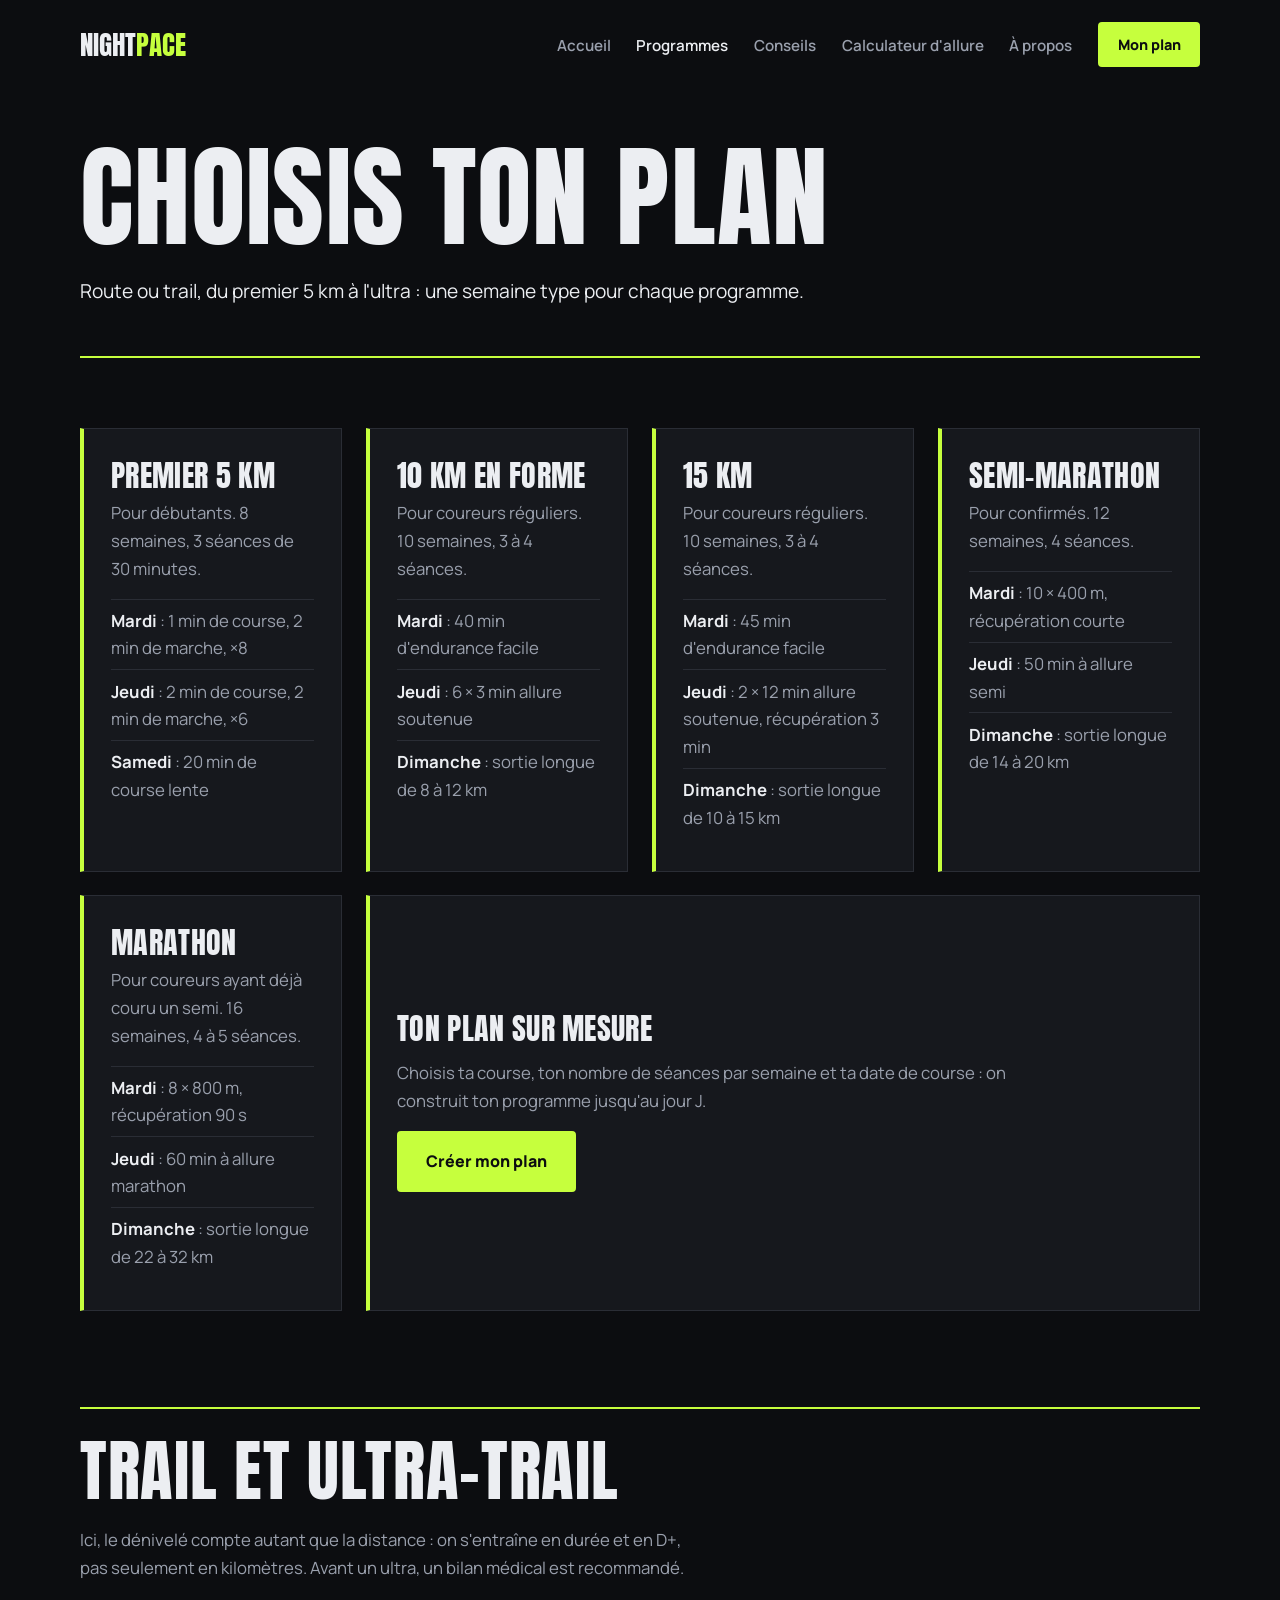
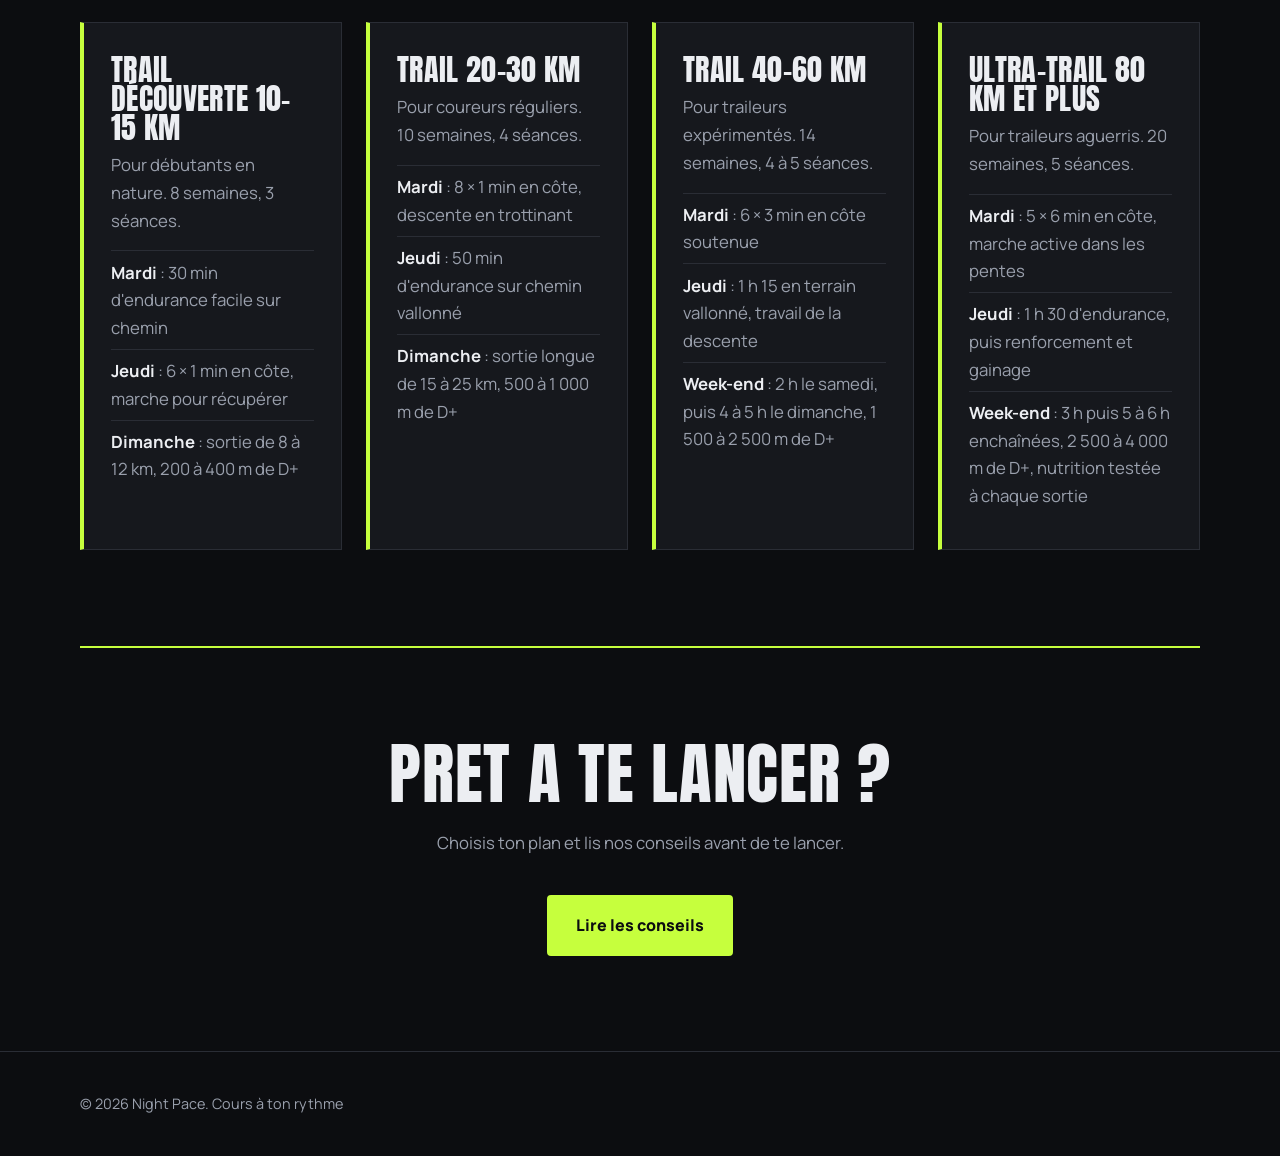
<file: programmes.html>
<!DOCTYPE html>
<html lang="fr">
<head>
<meta charset="utf-8">
<meta name="viewport" content="width=device-width, initial-scale=1">
<title>Programmes – Night Pace</title>
<meta name="description" content="Programmes de course à pied : route, trail et ultra-trail, avec une semaine type pour chacun.">
<meta name="theme-color" content="#0c0d10">
<link rel="icon" href="data:image/svg+xml,%3Csvg xmlns='http://www.w3.org/2000/svg' viewBox='0 0 64 64'%3E%3Crect width='64' height='64' rx='12' fill='%230c0d10'/%3E%3Cpath d='M18 48V16l28 32V16' fill='none' stroke='%23c6ff3d' stroke-width='7' stroke-linejoin='round'/%3E%3C/svg%3E">
<link rel="preconnect" href="https://fonts.googleapis.com">
<link rel="preconnect" href="https://fonts.gstatic.com" crossorigin>
<link href="https://fonts.googleapis.com/css2?family=Anton&family=Manrope:wght@400;600;800&display=swap" rel="stylesheet">
<link rel="stylesheet" href="style.css">
<script src="script.js" defer></script>
</head>
<body>
<header class="site-header">
  <div class="wrap">
    <a class="logo" href="index.html">Night<b>Pace</b></a>
    <nav>
      <a href="index.html">Accueil</a>
      <a href="programmes.html" aria-current="page">Programmes</a>
      <a href="conseils.html">Conseils</a>
      <a href="allures.html">Calculateur d'allure</a>
      <a href="apropos.html">À propos</a>
      <a class="btn small magnet" href="generateur.html">Mon plan</a>
    </nav>
  </div>
</header>

<main>
  <div class="page-titre wrap">
    <h1 style="font-size:clamp(3rem,9vw,7rem)">Choisis ton plan</h1>
    <p class="lead">Route ou trail, du premier 5 km à l'ultra : une semaine type pour chaque programme.</p>
  </div>

  <section style="padding-top:2rem">
    <div class="wrap grille prog">
      <article class="carte reveal">
        <h3>Premier 5 km</h3>
        <p>Pour débutants. 8 semaines, 3 séances de 30 minutes.</p>
        <ul>
          <li><b>Mardi</b> : 1 min de course, 2 min de marche, ×8</li>
          <li><b>Jeudi</b> : 2 min de course, 2 min de marche, ×6</li>
          <li><b>Samedi</b> : 20 min de course lente</li>
        </ul>
      </article>
      <article class="carte reveal">
        <h3>10 km en forme</h3>
        <p>Pour coureurs réguliers. 10 semaines, 3 à 4 séances.</p>
        <ul>
          <li><b>Mardi</b> : 40 min d'endurance facile</li>
          <li><b>Jeudi</b> : 6 × 3 min allure soutenue</li>
          <li><b>Dimanche</b> : sortie longue de 8 à 12 km</li>
        </ul>
      </article>
      <article class="carte reveal">
        <h3>15 km</h3>
        <p>Pour coureurs réguliers. 10 semaines, 3 à 4 séances.</p>
        <ul>
          <li><b>Mardi</b> : 45 min d'endurance facile</li>
          <li><b>Jeudi</b> : 2 × 12 min allure soutenue, récupération 3 min</li>
          <li><b>Dimanche</b> : sortie longue de 10 à 15 km</li>
        </ul>
      </article>
      <article class="carte reveal">
        <h3>Semi-marathon</h3>
        <p>Pour confirmés. 12 semaines, 4 séances.</p>
        <ul>
          <li><b>Mardi</b> : 10 × 400 m, récupération courte</li>
          <li><b>Jeudi</b> : 50 min à allure semi</li>
          <li><b>Dimanche</b> : sortie longue de 14 à 20 km</li>
        </ul>
      </article>
      <article class="carte reveal">
        <h3>Marathon</h3>
        <p>Pour coureurs ayant déjà couru un semi. 16 semaines, 4 à 5 séances.</p>
        <ul>
          <li><b>Mardi</b> : 8 × 800 m, récupération 90 s</li>
          <li><b>Jeudi</b> : 60 min à allure marathon</li>
          <li><b>Dimanche</b> : sortie longue de 22 à 32 km</li>
        </ul>
      </article>
      <article class="carte plan-perso reveal">
        <h3>Ton plan sur mesure</h3>
        <p>Choisis ta course, ton nombre de séances par semaine et ta date de course : on construit ton programme jusqu'au jour J.</p>
        <a class="btn magnet" href="generateur.html">Créer mon plan</a>
      </article>
    </div>
  </section>

  <section style="padding-top:2rem">
    <div class="wrap">
      <h2 class="reveal">Trail et ultra-trail</h2>
      <p class="reveal">Ici, le dénivelé compte autant que la distance : on s'entraîne en durée et en D+, pas seulement en kilomètres. Avant un ultra, un bilan médical est recommandé.</p>
      <div class="grille prog">
        <article class="carte reveal">
          <h3>Trail découverte 10-15 km</h3>
          <p>Pour débutants en nature. 8 semaines, 3 séances.</p>
          <ul>
            <li><b>Mardi</b> : 30 min d'endurance facile sur chemin</li>
            <li><b>Jeudi</b> : 6 × 1 min en côte, marche pour récupérer</li>
            <li><b>Dimanche</b> : sortie de 8 à 12 km, 200 à 400 m de D+</li>
          </ul>
        </article>
        <article class="carte reveal">
          <h3>Trail 20-30 km</h3>
          <p>Pour coureurs réguliers. 10 semaines, 4 séances.</p>
          <ul>
            <li><b>Mardi</b> : 8 × 1 min en côte, descente en trottinant</li>
            <li><b>Jeudi</b> : 50 min d'endurance sur chemin vallonné</li>
            <li><b>Dimanche</b> : sortie longue de 15 à 25 km, 500 à 1 000 m de D+</li>
          </ul>
        </article>
        <article class="carte reveal">
          <h3>Trail 40-60 km</h3>
          <p>Pour traileurs expérimentés. 14 semaines, 4 à 5 séances.</p>
          <ul>
            <li><b>Mardi</b> : 6 × 3 min en côte soutenue</li>
            <li><b>Jeudi</b> : 1 h 15 en terrain vallonné, travail de la descente</li>
            <li><b>Week-end</b> : 2 h le samedi, puis 4 à 5 h le dimanche, 1 500 à 2 500 m de D+</li>
          </ul>
        </article>
        <article class="carte reveal">
          <h3>Ultra-trail 80 km et plus</h3>
          <p>Pour traileurs aguerris. 20 semaines, 5 séances.</p>
          <ul>
            <li><b>Mardi</b> : 5 × 6 min en côte, marche active dans les pentes</li>
            <li><b>Jeudi</b> : 1 h 30 d'endurance, puis renforcement et gainage</li>
            <li><b>Week-end</b> : 3 h puis 5 à 6 h enchaînées, 2 500 à 4 000 m de D+, nutrition testée à chaque sortie</li>
          </ul>
        </article>
      </div>
    </div>
  </section>

  <section class="cta">
    <div class="wrap">
      <h2 class="reveal">Prêt à te lancer ?</h2>
      <p class="reveal">Choisis ton plan et lis nos conseils avant de te lancer.</p>
      <div class="actions reveal"><a class="btn magnet" href="conseils.html">Lire les conseils</a></div>
    </div>
  </section>
</main>

<footer><div class="wrap">© 2026 Night Pace. Cours à ton rythme</div></footer>
</body>
</html>
</file>
<file: style.css>
:root{
  --nuit:#0c0d10; --asphalte:#16181d; --ligne:#2a2d35;
  --texte:#eceef2; --doux:#9aa0ad; --neon:#c6ff3d;
  --titre:"Anton","Impact","Arial Narrow",sans-serif;
  --corps:"Manrope",system-ui,-apple-system,"Segoe UI",sans-serif;
}
*{box-sizing:border-box;margin:0}
html{scroll-behavior:smooth;-webkit-text-size-adjust:100%}
body{background:var(--nuit);color:var(--texte);font:400 1.05rem/1.65 var(--corps);overflow-x:hidden}
img,svg{max-width:100%}
a{color:inherit}
:focus-visible{outline:3px solid var(--neon);outline-offset:3px}
.wrap{width:min(1120px,100% - 2.5rem);margin-inline:auto}

h1,h2,h3{font-family:var(--titre);font-weight:400;text-transform:uppercase;line-height:.95;letter-spacing:.01em}
h1{font-size:clamp(3.4rem,12vw,9.5rem)}
h2{font-size:clamp(2.2rem,6vw,4.2rem);margin-bottom:1.2rem}
h3{font-size:1.9rem;margin-bottom:.6rem}
p{max-width:62ch;color:var(--doux)}
.lead{font-size:1.2rem;color:var(--texte);margin-top:1.6rem}

/* Header */
.site-header{position:fixed;inset:0 0 auto;z-index:50;padding:1.4rem 0;transition:padding .3s ease,background-color .3s ease,box-shadow .3s ease}
.site-header.compact{padding:.6rem 0;background:rgba(12,13,16,.88);backdrop-filter:blur(10px);box-shadow:0 1px 0 var(--ligne)}
.site-header .wrap{display:flex;align-items:center;justify-content:space-between;gap:1rem}
.logo{font-family:var(--titre);font-size:1.7rem;text-decoration:none;text-transform:uppercase;transition:font-size .3s ease}
.logo b{color:var(--neon);font-weight:400}
.compact .logo{font-size:1.3rem}
nav{display:flex;align-items:center;gap:1.6rem}
nav a:not(.btn){text-decoration:none;font-weight:600;font-size:.95rem;color:var(--doux);transition:color .2s}
nav a:not(.btn):hover,nav a[aria-current]{color:var(--texte)}

/* Boutons */
.btn{display:inline-block;padding:.95rem 1.7rem;background:var(--neon);color:var(--nuit);font-weight:800;text-decoration:none;border:2px solid var(--neon);border-radius:4px;cursor:pointer;font-family:inherit;font-size:1rem;transition:transform .25s cubic-bezier(.2,.8,.2,1),background-color .2s,color .2s;will-change:transform}
.btn:hover{background:transparent;color:var(--neon)}
.btn.ghost{background:transparent;color:var(--texte);border-color:var(--ligne)}
.btn.ghost:hover{border-color:var(--texte)}
.btn.small{padding:.55rem 1.1rem;font-size:.9rem}
.actions{display:flex;flex-wrap:wrap;gap:1rem;margin-top:2.4rem}

/* Hero */
.hero{position:relative;min-height:100svh;display:grid;align-items:center;padding:8rem 0 5rem;overflow:hidden;isolation:isolate}
.glow{position:absolute;inset:-30%;z-index:-1;pointer-events:none;will-change:transform;
  background:
   radial-gradient(40% 35% at 25% 30%,rgba(198,255,61,.30),transparent 70%),
   radial-gradient(35% 40% at 75% 65%,rgba(61,255,180,.18),transparent 70%),
   radial-gradient(30% 30% at 55% 15%,rgba(255,225,61,.14),transparent 70%);
  animation:derive 18s ease-in-out infinite alternate}
@keyframes derive{
  0%{transform:translate3d(-6%,-4%,0) rotate(0deg) scale(1)}
  50%{transform:translate3d(5%,3%,0) rotate(8deg) scale(1.12)}
  100%{transform:translate3d(-2%,6%,0) rotate(-6deg) scale(1.05)}}
.hero h1{font-size:clamp(3rem,10.5vw,8.5rem)}
.hero h1 .mot{display:block;overflow:hidden;padding-bottom:.06em}
.hero h1 .mot>span{display:block;transform:translate3d(0,105%,0);animation:monte .9s cubic-bezier(.2,.8,.2,1) forwards}
.hero h1 .mot:nth-child(2)>span{animation-delay:.12s}
.hero h1 .mot:nth-child(3)>span{animation-delay:.24s}
.hero h1 .ligne2>span{color:transparent;-webkit-text-stroke:2px var(--texte)}
@keyframes monte{to{transform:none}}

.hero .lead,.hero .actions,.preuve{opacity:0;animation:apparait .8s ease .6s forwards}
.hero .actions{animation-delay:.8s}
.preuve{animation-delay:1s;margin-top:1.4rem;font-size:.95rem}
@keyframes apparait{from{opacity:0;transform:translate3d(0,16px,0)}to{opacity:1;transform:none}}

.streak{position:absolute;left:0;top:62%;width:40%;height:3px;z-index:-1;pointer-events:none;
  background:linear-gradient(90deg,transparent,var(--neon));
  box-shadow:0 0 24px 4px rgba(198,255,61,.5);
  transform:translate3d(-120%,0,0);
  animation:traine 5s cubic-bezier(.5,0,.2,1) 1.2s infinite}
@keyframes traine{0%{transform:translate3d(-120%,0,0)}60%,100%{transform:translate3d(320%,0,0)}}

/* Sections */
section{padding:6rem 0}
.bande{background:var(--asphalte);border-block:1px solid var(--ligne)}
.chiffres{display:grid;grid-template-columns:repeat(auto-fit,minmax(200px,1fr));gap:2rem}
.chiffres strong{display:block;font:400 clamp(3rem,7vw,5rem)/1 var(--titre);color:var(--neon)}
.chiffres span{color:var(--doux)}
.grille{display:grid;grid-template-columns:repeat(auto-fit,minmax(280px,1fr));gap:1.5rem;margin-top:2.5rem}
.grille.prog{grid-template-columns:repeat(4,minmax(0,1fr))}
@media (max-width:1000px){.grille.prog{grid-template-columns:repeat(2,minmax(0,1fr))}}
@media (max-width:620px){.grille.prog{grid-template-columns:1fr}}
.carte{background:var(--asphalte);border:1px solid var(--ligne);border-left:4px solid var(--neon);padding:2rem 1.7rem}
.carte ul{list-style:none;padding:0;margin-top:1rem;color:var(--doux)}
.carte li{padding:.45rem 0;border-top:1px solid var(--ligne)}
.carte li b{color:var(--texte)}
.etapes{counter-reset:e;list-style:none;padding:0;margin-top:2.5rem;display:grid;gap:1.2rem}
.etapes li{counter-increment:e;display:flex;gap:1.5rem;align-items:baseline;padding:1.2rem 0;border-top:1px solid var(--ligne)}
.etapes li::before{content:counter(e);font:400 3rem/1 var(--titre);color:var(--neon);min-width:2.2rem}
.etapes strong{display:block;font-size:1.2rem}
.etapes span{color:var(--doux)}
.cta{text-align:center}
.cta p{margin-inline:auto}
.cta .actions{justify-content:center}
.page-titre{padding:9rem 0 3rem}

/* FAQ */
.faq{max-width:760px;margin-top:2rem}
details{border-top:1px solid var(--ligne);padding:1.1rem 0}
details:last-of-type{border-bottom:1px solid var(--ligne)}
summary{cursor:pointer;font-weight:800;font-size:1.15rem;list-style:none;display:flex;justify-content:space-between;gap:1rem}
summary::-webkit-details-marker{display:none}
summary::after{content:"+";color:var(--neon);font-size:1.5rem;line-height:1;transition:transform .25s}
details[open] summary::after{transform:rotate(45deg)}
details p{margin-top:.8rem}

/* Pied de page */
footer{padding:2.5rem 0;border-top:1px solid var(--ligne);color:var(--doux);font-size:.9rem}
footer a{color:var(--texte)}

/* Apparition au scroll (actif seulement si JS) */
.js .reveal{opacity:0;transform:translate3d(0,28px,0);transition:opacity .7s ease var(--d,0ms),transform .7s cubic-bezier(.2,.8,.2,1) var(--d,0ms);will-change:opacity,transform}
.js .reveal.in{opacity:1;transform:none}

/* Animation de chaque section */
.js .sec{position:relative}
.js .sec::before{content:"";position:absolute;top:0;left:50%;width:min(1120px,100% - 2.5rem);height:2px;background:var(--neon);transform:translateX(-50%) scaleX(0);transform-origin:left center;transition:transform 1.1s cubic-bezier(.2,.8,.2,1);pointer-events:none}
.js .sec.in::before{transform:translateX(-50%) scaleX(1)}
.js .sec h2 .mot{display:block;overflow:hidden;padding-bottom:.06em}
.js .sec h2 .mot>span{display:block;transform:translate3d(0,105%,0);transition:transform .9s cubic-bezier(.2,.8,.2,1) .15s}
.js .sec.in h2 .mot>span{transform:none}

/* Écrans tactiles : pas de survol "collé" */
@media (hover:none){
  .btn:hover{background:var(--neon);color:var(--nuit)}
  .btn.ghost:hover{background:transparent;color:var(--texte);border-color:var(--ligne)}
}

/* Mobile */
@media (max-width:620px){
  body{font-size:1.125rem;line-height:1.7}
  p{color:#b8beca}
  .lead{font-size:1.25rem;line-height:1.6;color:var(--texte)}
  section{padding:3.5rem 0}
  .page-titre{padding:7rem 0 2rem}

  /* Header */
  .site-header{padding:1rem 0}
  .logo{font-size:1.25rem}
  nav{gap:.7rem}
  nav a[href="index.html"]{display:none}
  nav a:not(.btn){font-size:.9rem}
  .btn.small{min-height:44px;display:inline-flex;align-items:center;padding:.5rem .8rem;font-size:.9rem}

  /* Titres */
  .hero{padding:6.5rem 0 3.5rem}
  .hero h1{font-size:clamp(2.6rem,12vw,4rem)}
  .hero h1 .ligne2>span{-webkit-text-stroke:1.5px var(--texte)}
  h2{font-size:clamp(2rem,9.5vw,3rem)}
  h3{font-size:1.7rem}

  /* Boutons pleine largeur */
  .actions{flex-direction:column;gap:.8rem}
  .actions .btn{width:100%;min-height:52px;display:inline-flex;align-items:center;justify-content:center}
  .preuve{font-size:1rem}

  /* Contenus */
  .chiffres{gap:1.6rem}
  .chiffres span{font-size:1.1rem}
  .carte{padding:1.5rem 1.2rem}
  .carte li{padding:.6rem 0}
  .etapes li{gap:1rem}
  .etapes li::before{font-size:2.4rem;min-width:1.8rem}
  .etapes span{font-size:1.05rem}
  footer{font-size:1rem}
}

/* Accessibilité : on coupe tout mouvement */
@media (prefers-reduced-motion:reduce){
  *,*::before,*::after{animation:none!important;transition:none!important;scroll-behavior:auto!important}
  .js .reveal{opacity:1;transform:none}
  .btn{transform:none!important}
  .hero h1 .mot>span{transform:none}
  .hero .lead,.hero .actions,.preuve{opacity:1;transform:none}
  .streak{display:none}
  .js .sec::before{transform:translateX(-50%) scaleX(1)}
  .js .sec h2 .mot>span{transform:none}
}

/* Générateur de plan */
form{display:grid;gap:1.2rem;max-width:520px;margin-top:2rem}
label{display:grid;gap:.4rem;font-weight:600}
input,select{background:var(--asphalte);border:1px solid var(--ligne);border-radius:4px;color:var(--texte);padding:.9rem 1rem;font:inherit}
input:focus,select:focus{border-color:var(--neon);outline:none;box-shadow:0 0 0 3px rgba(198,255,61,.25)}
input[type="date"]{color-scheme:dark}
.erreur{color:#ff8a8a;margin-top:1rem;font-weight:600}
.erreur:empty{display:none}
#resultat{margin-top:3rem}
.resume{font-size:1.15rem;color:var(--texte);max-width:70ch}
.alerte{border-left:4px solid #ffb347;background:var(--asphalte);padding:1rem 1.3rem;margin-top:1rem;max-width:70ch;color:var(--texte)}
.alerte a{color:var(--neon)}
.dates{font-size:.95rem;margin-bottom:.6rem}
.badge{display:inline-block;font-size:.8rem;font-weight:800;padding:.2rem .6rem;border:1px solid var(--ligne);border-radius:999px;color:var(--neon)}
.semaine.recup{border-left-color:var(--doux)}
.semaine.affutage{border-left-color:#ffe13d}
.semaine.course{border-left-color:var(--texte);background:#1d2027}
.outils{margin-top:2rem}

@media (max-width:620px){
  form{gap:1.4rem}
  input,select{padding:1rem;font-size:1.125rem;min-height:52px}
  form .btn,.outils .btn{width:100%;min-height:52px;display:inline-flex;align-items:center;justify-content:center}
}

@media print{
  .site-header,form,.outils,footer,.page-titre{display:none!important}
  body{background:#fff;color:#000}
  .carte{background:#fff;border:1px solid #999;break-inside:avoid}
  p,li,.dates,.resume,.alerte,h2,h3{color:#000}
  .badge{color:#000;border-color:#999}
  .js .reveal{opacity:1!important;transform:none!important}
  .js .sec::before{display:none}
}

/* Carte "Ton plan sur mesure" dans la grille des programmes */
.carte.plan-perso{display:flex;flex-direction:column;justify-content:center;align-items:flex-start;gap:1rem}
.carte.plan-perso h3{margin-bottom:0}
@media (min-width:1001px){.carte.plan-perso{grid-column:span 3}}

/* Impression : pas d'en-tête ni de pied de page du navigateur (adresse, date, titre) */
@page{margin:0}
@media print{
  html,body{margin:0}
  main > section{padding:0!important}
  main .wrap{width:100%}
  #resultat{margin:0;padding:12mm 15mm;-webkit-box-decoration-break:clone;box-decoration-break:clone}
  #resultat .grille{margin-top:1rem}
}


.carte.plan-perso{display:flex;flex-direction:column;justify-content:center;align-items:flex-start;gap:1rem}
.carte.plan-perso h3{margin-bottom:0}
@media (min-width:1001px){.carte.plan-perso{grid-column:span 3}}

/* Calculateur d'allure */
[hidden]{display:none!important}
.temps{display:grid;grid-template-columns:repeat(3,minmax(0,1fr));gap:.8rem}
.sous{margin-top:3rem;font-size:1.6rem}
.defile{overflow-x:auto;margin-top:1rem}
.tableau{width:100%;border-collapse:collapse;min-width:420px}
.tableau th,.tableau td{text-align:left;padding:.8rem 1rem;border-bottom:1px solid var(--ligne)}
.tableau th{color:var(--doux);font-weight:600;font-size:.95rem}
.tableau td{font-variant-numeric:tabular-nums}
.tableau tr.ref td{color:var(--neon);font-weight:800}
@media print{.tableau th,.tableau td{color:#000;border-color:#999}}

/* Références d'allure dans le générateur */
#bloc-chrono{display:grid;gap:1.2rem}
.aide{font-size:.95rem}
[hidden]{display:none!important}
.temps{display:grid;grid-template-columns:repeat(3,minmax(0,1fr));gap:.8rem}
.sous{margin-top:3rem;font-size:1.6rem}
.defile{overflow-x:auto;margin-top:1rem}
.tableau{width:100%;border-collapse:collapse;min-width:420px}
.tableau th,.tableau td{text-align:left;padding:.8rem 1rem;border-bottom:1px solid var(--ligne)}
.tableau th{color:var(--doux);font-weight:600;font-size:.95rem}
.tableau td{font-variant-numeric:tabular-nums}
@media print{.tableau th,.tableau td{color:#000;border-color:#999}}
</file>
